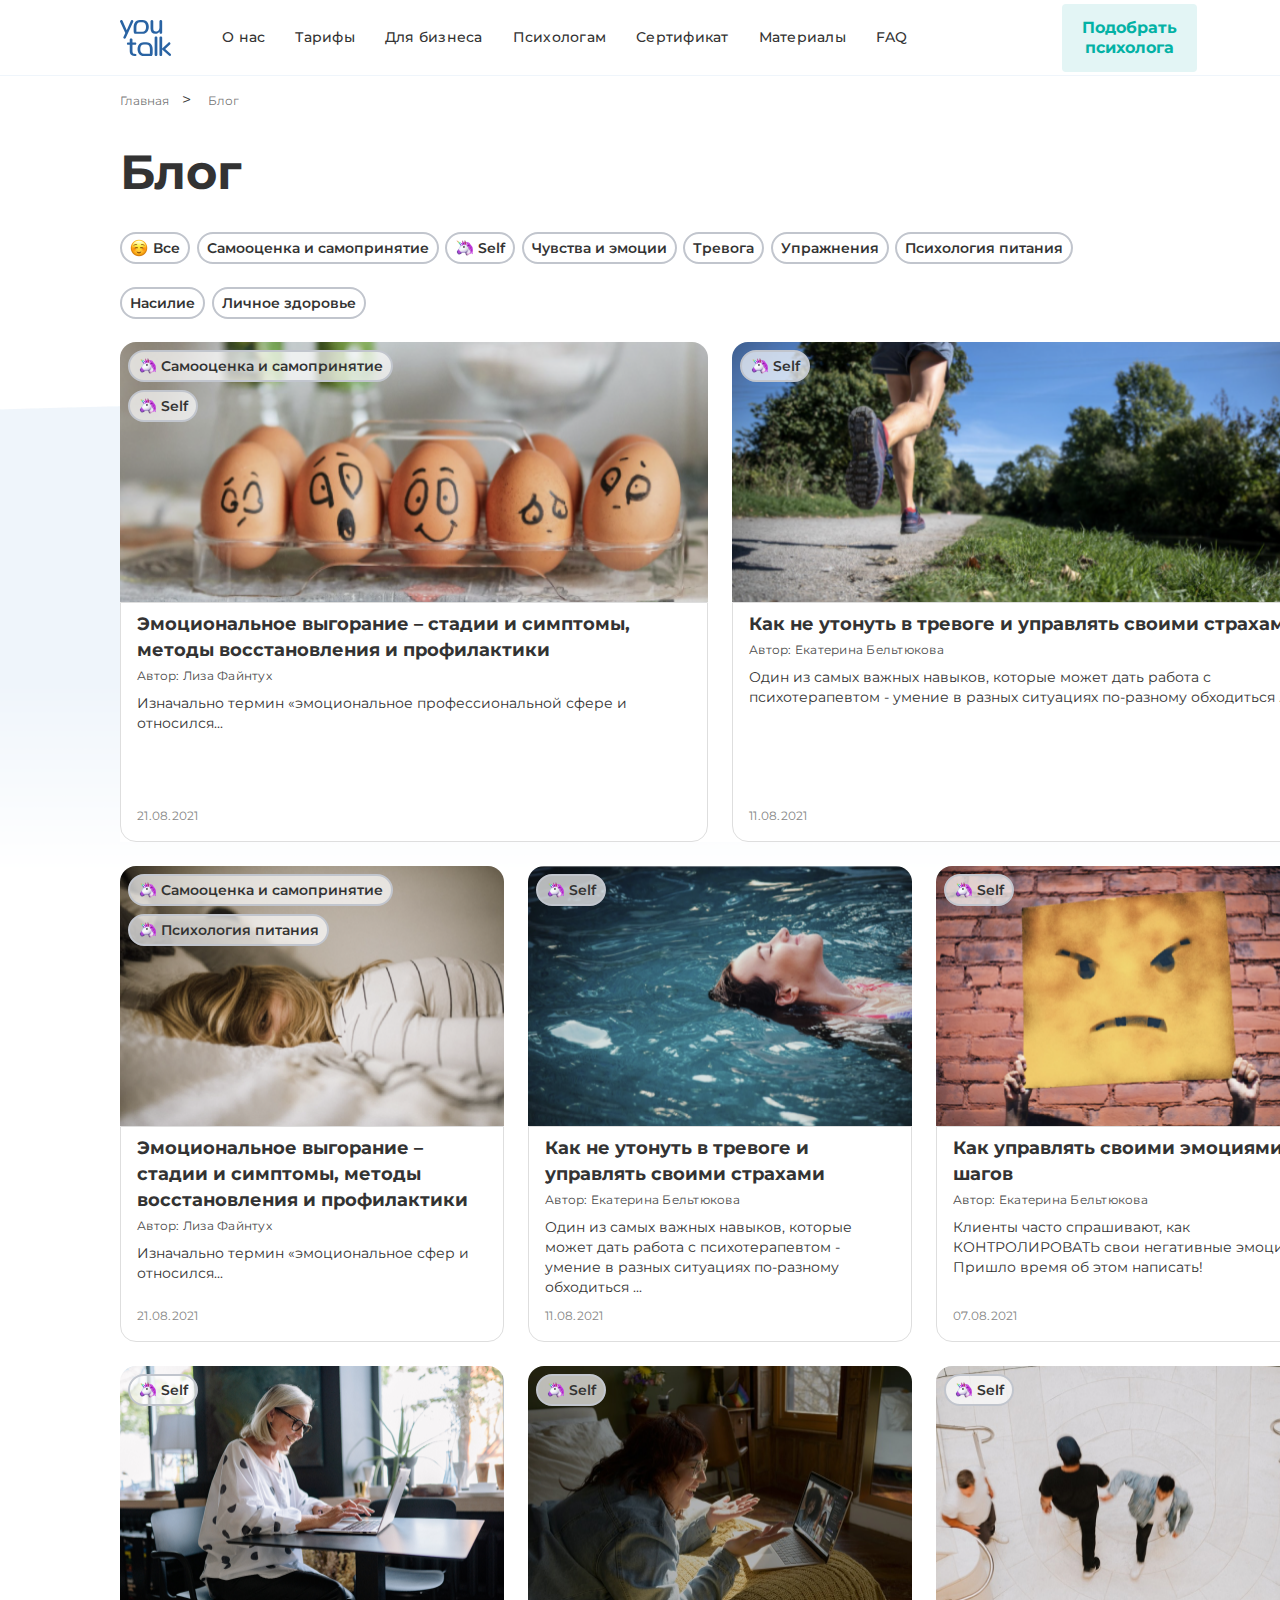
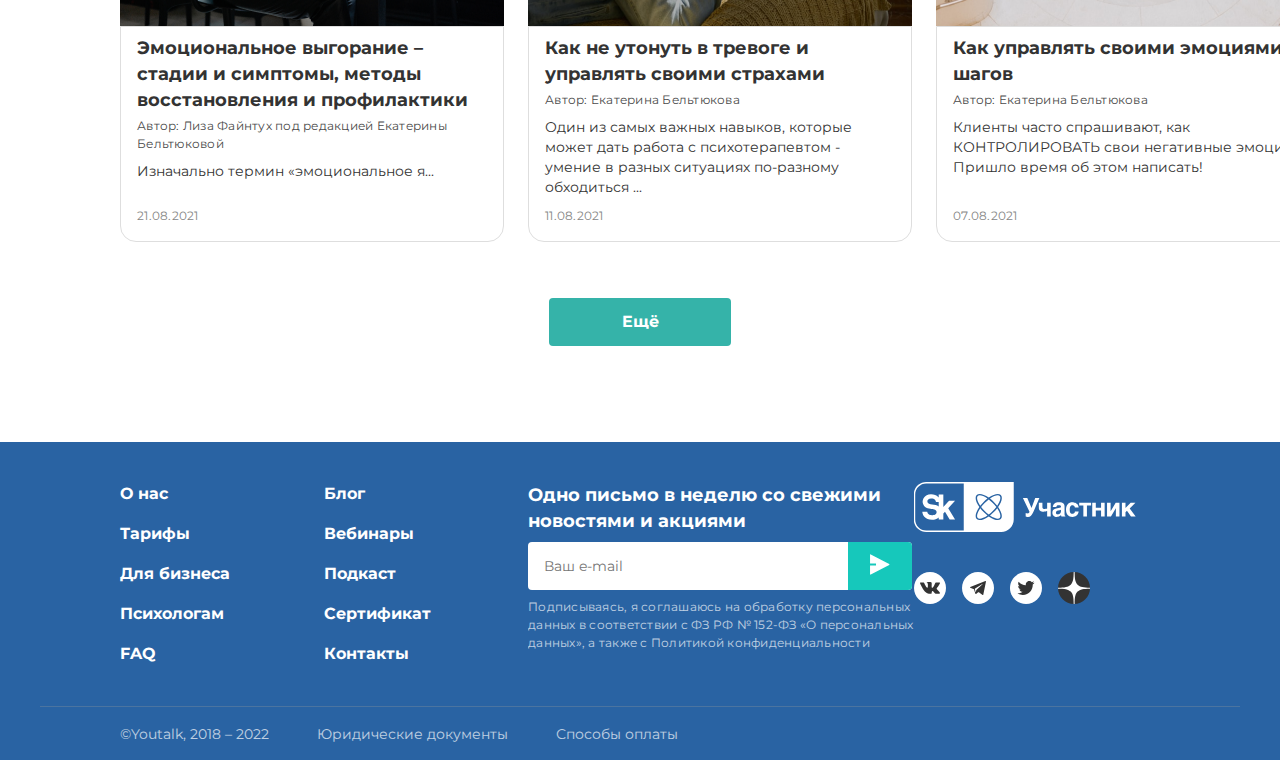
<file: index.html>
<!DOCTYPE html>
<html lang="en">
<head>
    <meta charset="UTF-8">
    <meta http-equiv="X-UA-Compatible" content="IE=edge">
    <meta name="viewport" content="width=device-width, initial-scale=1.0">
    <link rel="stylesheet" href="css/reset.css">
    <link rel="stylesheet" href="css/style.css">
    <link rel="preconnect" href="https://fonts.googleapis.com">
    <title>blog</title>
</head>
<body>
    <!--SVG-->
    <svg style="display: none;">
            <symbol id="VK" viewBox="0 0 32 32">
                <g>
                    <path d="M0 16C0 7.16343 7.16343 0 16 0C24.8366 0 32 7.16343 32 16C32 24.8366 24.8366 32 16 32C7.16343 32 0 24.8366 0 16Z" fill="white"/>
                    <path d="M25.8217 20.5411C25.768 20.4479 25.4355 19.6996 23.8353 18.1615C22.1602 16.551 22.3852 16.8125 24.4029 14.0277C25.6317 12.3318 26.123 11.296 25.9692 10.8533C25.823 10.4312 24.9192 10.5426 24.9192 10.5426L21.9139 10.5607C21.9139 10.5607 21.6914 10.5296 21.5252 10.6319C21.3639 10.7329 21.2601 10.9659 21.2601 10.9659C21.2601 10.9659 20.7839 12.2787 20.1488 13.3947C18.81 15.7496 18.2737 15.8739 18.0549 15.7276C17.5461 15.3871 17.6736 14.3579 17.6736 13.6277C17.6736 11.3452 18.0074 10.3937 17.0223 10.1477C16.6948 10.0661 16.4548 10.0118 15.6185 10.0027C14.5459 9.99105 13.6371 10.0066 13.1233 10.2668C12.7808 10.4403 12.517 10.8274 12.6783 10.8494C12.877 10.8766 13.3271 10.975 13.5658 11.3116C13.8746 11.7453 13.8634 12.7214 13.8634 12.7214C13.8634 12.7214 14.0409 15.4078 13.4496 15.7418C13.0433 15.971 12.487 15.5036 11.2932 13.3662C10.6819 12.2722 10.2193 11.0617 10.2193 11.0617C10.2193 11.0617 10.1306 10.8364 9.97182 10.716C9.77931 10.5698 9.50929 10.5231 9.50929 10.5231L6.65158 10.5413C6.65158 10.5413 6.2228 10.5542 6.06528 10.7471C5.92527 10.9193 6.05403 11.274 6.05403 11.274C6.05403 11.274 8.2917 16.6947 10.8244 19.4277C13.1483 21.9328 15.786 21.7684 15.786 21.7684H16.9811C16.9811 21.7684 17.3424 21.727 17.5261 21.5211C17.6961 21.3321 17.6899 20.9774 17.6899 20.9774C17.6899 20.9774 17.6661 19.3163 18.4112 19.0717C19.145 18.8309 20.0876 20.677 21.0864 21.3878C21.8414 21.925 22.4152 21.8072 22.4152 21.8072L25.0867 21.7684C25.0867 21.7684 26.4843 21.6791 25.8217 20.5411Z"/>
                </g>
                
            </symbol>
            <symbol id="telegram" viewBox="0 0 32 32">
                <g>
                    <path d="M0 16C0 7.16343 7.16343 0 16 0C24.8366 0 32 7.16343 32 16C32 24.8366 24.8366 32 16 32C7.16343 32 0 24.8366 0 16Z" fill="white"/>
                    <path d="M8.28261 15.7694L11.9693 17.1638L13.3963 21.8146C13.4876 22.1125 13.847 22.2226 14.0856 22.0249L16.1406 20.3271C16.3561 20.1492 16.6629 20.1404 16.888 20.306L20.5946 23.0331C20.8498 23.2211 21.2113 23.0794 21.2753 22.7669L23.9906 9.53073C24.0604 9.18936 23.7295 8.90457 23.4087 9.03029L8.27829 14.9455C7.9049 15.0914 7.90815 15.6272 8.28261 15.7694ZM13.1663 16.4215L20.3716 11.9242C20.5011 11.8437 20.6343 12.0211 20.5231 12.1256L14.5767 17.7273C14.3677 17.9245 14.2329 18.1883 14.1947 18.4747L13.9921 19.996C13.9653 20.1991 13.6837 20.2193 13.6284 20.0227L12.8494 17.2486C12.7602 16.9322 12.8902 16.5943 13.1663 16.4215Z"/>
                </g>
            </symbol>
            <symbol id="twitter" viewBox="0 0 32 32">
                <g>
                    <path d="M0 16C0 7.16343 7.16343 0 16 0C24.8366 0 32 7.16343 32 16C32 24.8366 24.8366 32 16 32C7.16343 32 0 24.8366 0 16Z" fill="white"/>
                    <path d="M24.4702 10.7133C23.834 10.9947 23.1593 11.1795 22.4685 11.2616C23.1967 10.8261 23.7416 10.1408 24.0019 9.33327C23.3185 9.73994 22.5694 10.0249 21.7885 10.1791C21.264 9.61792 20.5688 9.24574 19.811 9.12043C19.0532 8.99511 18.2752 9.12368 17.5979 9.48615C16.9207 9.84862 16.3822 10.4247 16.0661 11.1248C15.7501 11.8249 15.6742 12.6098 15.8502 13.3574C14.4645 13.288 13.1088 12.9279 11.8713 12.3005C10.6337 11.6731 9.54198 10.7925 8.66687 9.71577C8.35712 10.2478 8.19434 10.8526 8.19521 11.4683C8.19521 12.6766 8.81021 13.7441 9.74521 14.3691C9.19188 14.3517 8.65074 14.2023 8.16688 13.9333V13.9766C8.16704 14.7814 8.44552 15.5613 8.95508 16.1842C9.46465 16.807 10.1739 17.2345 10.9627 17.3941C10.4491 17.5333 9.91046 17.5538 9.38771 17.4541C9.6101 18.1468 10.0435 18.7526 10.6274 19.1867C11.2112 19.6208 11.9161 19.8614 12.6435 19.8749C11.9206 20.4427 11.0929 20.8624 10.2076 21.1101C9.32236 21.3577 8.39698 21.4285 7.48438 21.3183C9.07746 22.3428 10.932 22.8867 12.826 22.8849C19.2369 22.8849 22.7427 17.5741 22.7427 12.9683C22.7427 12.8183 22.7385 12.6666 22.7319 12.5183C23.4143 12.0251 24.0032 11.4141 24.471 10.7141L24.4702 10.7133Z"/>
                </g>
            </symbol>
            <symbol id="dzen" viewBox="0 0 32 32">
                <g>
                    <path d="M0 16C0 7.16343 7.16343 0 16 0C24.8366 0 32 7.16343 32 16C32 24.8366 24.8366 32 16 32C7.16343 32 0 24.8366 0 16Z"/>
                    <path fill-rule="evenodd" clip-rule="evenodd" d="M15.6762 0C15.6006 6.58251 15.1702 10.2664 12.7183 12.7183C10.2664 15.1702 6.58251 15.6006 0 15.6762V16.6315C6.58251 16.707 10.2664 17.1375 12.7183 19.5894C15.1317 22.0028 15.5866 25.6099 15.6724 32H16.6353C16.721 25.6099 17.1759 22.0028 19.5894 19.5894C22.0028 17.1759 25.6099 16.721 32 16.6353V15.6723C25.6099 15.5866 22.0028 15.1317 19.5894 12.7183C17.1375 10.2664 16.707 6.58251 16.6315 0H15.6762Z" fill="white"/>
                </g>
            </symbol>
    </svg>
    <div class="app" id="app">
        <header class="app__header">
            <div class="container">
                <div class="header__inner">
                    <div class="header__logo">
                        <img src="img/Logo.svg" alt="logo">
                    </div>
                    <nav class="header__nav">
                        <ul class="header__nav-list">
                            <li class="header__nav-item">
                                <a href="#about" class="header__nav-link">
                                    О нас
                                </a>
                            </li>
                            <li class="header__nav-item">
                                <a href="#tarif" class="header__nav-link">
                                    Тарифы
                                </a>
                            </li>
                            <li class="header__nav-item">
                                <a href="#business" class="header__nav-link">
                                    Для бизнеса
                                </a>
                            </li>
                            <li class="header__nav-item">
                                <a href="#psych" class="header__nav-link">
                                    Психологам
                                </a>
                            </li>
                            <li class="header__nav-item">
                                <a href="#certificate" class="header__nav-link">
                                    Сертификат
                                </a>
                            </li>
                            <li class="header__nav-item">
                                <a href="#material" class="header__nav-link">
                                    Материалы
                                </a>
                            </li>
                            <li class="header__nav-item">
                                <a href="#FAQ" class="header__nav-link">
                                    FAQ
                                </a>
                            </li>
                        </ul>
                    </nav>   
                    <button class="header__button">
                        Подобрать психолога
                    </button>
                    <div class="header__burger">
                        <span></span>
                    </div>
                </div>
            </div>
        </header>
        <main class="app__main">  
            <div class="container">
                <div class="main__inner">
                    <section class="main__top">
                        <div class="top__choice">
                            <a href="#" class="choice__nav-link">
                                Главная
                            </a>
                            <span class="tab">&#62</span>
                            <a href="#" class="choice__nav-link">
                                Блог
                            </a>
                        </div>
                        <div class="top__blok">
                            <h1 class="blok__title">Блог</h1>
                            <nav class="blok__nav">
                                <ul class="blok__nav-list">
                                    <li class="blok__nav-item">
                                        <img class="blok__img" src="img/Smile.svg" alt="Smile" width="18" height="18">
                                        <a href="#all" class="blok__nav-link">
                                            Все
                                        </a>
                                    </li>
                                    <li class="blok__nav-item">
                                        <a href="#self-rating" class="blok__nav-link">
                                            Самооценка и самопринятие
                                        </a>
                                    </li>
                                    <li class="blok__nav-item">
                                        <img class="blok__img" src="img/Unicorn.svg" alt="Unicorn" width="18" height="18">
                                        <a href="#self" class="blok__nav-link">
                                            Self
                                        </a>
                                    </li>
                                    <li class="blok__nav-item">
                                        <a href="#feelings" class="blok__nav-link">
                                            Чувства и эмоции
                                        </a>
                                    </li>
                                    <li class="blok__nav-item">
                                        <a href="#anxiety" class="blok__nav-link">
                                            Тревога
                                        </a>
                                    </li>
                                    <li class="blok__nav-item">
                                        <a href="#exercises" class="blok__nav-link">
                                            Упражнения
                                        </a>
                                    </li>
                                    <li class="blok__nav-item">
                                        <a href="#food" class="blok__nav-link">
                                            Психология питания
                                        </a>
                                    </li>
                                    <li class="blok__nav-item">
                                        <a href="#violence" class="blok__nav-link">
                                            Насилие
                                        </a>
                                    </li>
                                    <li class="blok__nav-item">
                                        <a href="#health" class="blok__nav-link">
                                            Личное здоровье
                                        </a>
                                    </li>
                                </ul> 
                            </nav>
                        </div>
                    </section>
                    <section class="main__middle-big">
                        <div class="middle__item">
                            <div class="middle__img">
                                <img  src="img/Image1.png" alt="Image1" width="588" height="260">
                                <div class="middle__text">
                                    <div class="middle__nav-text">
                                        <img class="middle__nav-img" src="img/Unicorn.svg" alt="Unicorn" width="18" height="18">
                                        <a href="#self" class="middle__nav-link">
                                            Самооценка и самопринятие
                                        </a>
                                    </div>
                                    <br>
                                    <div class="middle__nav-text">
                                        <img class="middle__nav-img" src="img/Unicorn.svg" alt="Unicorn" width="18" height="18">
                                        <a href="#self" class="middle__nav-link">
                                            Self
                                        </a>
                                    </div>
                                </div>                          
                            </div>
                            <div class="middle__description">
                                <div class="description__title"><a href="">Эмоциональное выгорание – стадии и симптомы, методы восстановления и профилактики</a></div>
                                <div class="description__author">Автор: Лиза Файнтух</div>
                                <div class="description__text">Изначально термин «эмоциональное профессиональной сфере и относился...</div>  
                                <div class="description__date">21.08.2021</div> 
                            </div>
                        </div>
                        <div class="middle__item">
                            <div class="middle__img">
                                <img class="middle__img" src="img/Image2.png" alt="Image2" width="588" height="260">
                                <div class="middle__text">
                                    <div class="middle__nav-text">
                                        <img class="middle__nav-img" src="img/Unicorn.svg" alt="Unicorn" width="18" height="18">
                                        <a href="#self" class="middle__nav-link">
                                            Self
                                        </a>
                                    </div>
                                </div>  
                            </div>
                            <div class="middle__description">
                                <div class="description__title"><a href="">Как не утонуть в тревоге и управлять своими страхами</a> </div>
                                <div class="description__author">Автор: Екатерина Бельтюкова</div>
                                <div class="description__text">Один из самых важных навыков, которые может дать работа с психотерапевтом - умение в разных ситуациях по-разному обходиться ...</div>  
                                <div class="description__date">11.08.2021</div> 
                            </div>
                        </div>
                    </section>
                    <section class="main__middle">
                        <div class="middle__item">
                            <div class="middle__img">
                                <img src="img/Image3.png" alt="Image3" width="384" height="260">
                                <div class="middle__text">
                                    <div class="middle__nav-text">
                                        <img class="middle__nav-img" src="img/Unicorn.svg" alt="Unicorn" width="18" height="18">
                                        <a href="#self" class="middle__nav-link">
                                            Самооценка и самопринятие
                                        </a>
                                    </div>
                                    <br>
                                    <div class="middle__nav-text">
                                        <img class="middle__nav-img" src="img/Unicorn.svg" alt="Unicorn" width="18" height="18">
                                        <a href="#self" class="middle__nav-link">
                                            Психология питания
                                        </a>
                                    </div>
                                </div>
                            </div>
                            <div class="middle__description-small">
                                <div class="description__title"><a href=""> Эмоциональное выгорание – стадии и симптомы, методы восстановления и профилактики</a></div>
                                <div class="description__author">Автор: Лиза Файнтух</div>
                                <div class="description__text">Изначально термин «эмоциональное сфер и относился...</div>  
                                <div class="description__date">21.08.2021</div> 
                            </div>
                        </div>
                        <div class="middle__item">
                            <div class="middle__img">
                                <img src="img/Image4.png" alt="Image4" width="384" height="260">
                                <div class="middle__text">
                                    <div class="middle__nav-text">
                                        <img class="middle__nav-img" src="img/Unicorn.svg" alt="Unicorn" width="18" height="18">
                                        <a href="#self" class="middle__nav-link">
                                            Self
                                        </a>
                                    </div>
                                </div> 
                            </div>
                            <div class="middle__description-small">
                                <div class="description__title"><a href="article.html"> Как не утонуть в тревоге и управлять своими страхами</a></div>
                                <div class="description__author">Автор: Екатерина Бельтюкова</div>
                                <div class="description__text">Один из самых важных навыков, которые может дать работа с психотерапевтом - умение в разных ситуациях по-разному обходиться ...</div>  
                                <div class="description__date">11.08.2021</div> 
                            </div>
                        </div>
                        <div class="middle__item">
                            <div class="middle__img">
                                <img src="img/Image5.png" alt="Image5" width="384" height="260">
                                <div class="middle__text">
                                    <div class="middle__nav-text">
                                        <img class="middle__nav-img" src="img/Unicorn.svg" alt="Unicorn" width="18" height="18">
                                        <a href="#self" class="middle__nav-link">
                                            Self
                                        </a>
                                    </div>
                                </div> 
                            </div>
                            <div class="middle__description-small">
                                <div class="description__title"><a href="">Как управлять своими эмоциями:8 шагов</a></div>
                                <div class="description__author">Автор: Екатерина Бельтюкова</div>
                                <div class="description__text">Клиенты часто спрашивают, как КОНТРОЛИРОВАТЬ свои негативные эмоции. Пришло время об этом написать!</div>  
                                <div class="description__date">07.08.2021</div> 
                            </div>
                        </div>
                        <div class="middle__item">
                            <div class="middle__img">
                                <img src="img/Image6.png" alt="Image6" width="384" height="260">
                                <div class="middle__text">
                                    <div class="middle__nav-text">
                                        <img class="middle__nav-img" src="img/Unicorn.svg" alt="Unicorn" width="18" height="18">
                                        <a href="#self" class="middle__nav-link">
                                            Self
                                        </a>                
                                    </div>
                                </div> 
                            </div>
                            <div class="middle__description-small">
                                <div class="description__title"><a href="">Эмоциональное выгорание – стадии и симптомы, методы восстановления и профилактики</a></div>
                                <div class="description__author">Автор: Лиза Файнтух под редакцией  Екатерины Бельтюковой</div>
                                <div class="description__text">Изначально термин «эмоциональное я...</div> 
                                <div class="description__date">21.08.2021</div> 
                            </div>
                        </div>
                        <div class="middle__item">
                            <div class="middle__img">
                                <img src="img/Image7.png" alt="Image7" width="384" height="260">
                                <div class="middle__text">
                                    <div class="middle__nav-text">
                                        <img class="middle__nav-img" src="img/Unicorn.svg" alt="Unicorn" width="18" height="18">
                                        <a href="#self" class="middle__nav-link">
                                            Self
                                        </a>
                                    </div>
                                </div> 
                            </div>
                            <div class="middle__description-small">
                                <div class="description__title"><a href=""> Как не утонуть в тревоге и управлять своими страхами</a></div>
                                <div class="description__author">Автор: Екатерина Бельтюкова</div>
                                <div class="description__text">Один из самых важных навыков, которые может дать работа с психотерапевтом - умение в разных ситуациях по-разному обходиться ...</div>  
                                <div class="description__date">11.08.2021</div> 
                            </div>
                        </div>
                        <div class="middle__item">
                            <div class="middle__img">
                                <img src="img/Image8.png" alt="Image8" width="384" height="260">
                                <div class="middle__text">
                                    <div class="middle__nav-text">
                                        <img class="middle__nav-img" src="img/Unicorn.svg" alt="Unicorn" width="18" height="18">
                                        <a href="#self" class="middle__nav-link">
                                            Self
                                        </a>
                                    </div>
                                </div> 
                            </div>
                            <div class="middle__description-small">
                                <div class="description__title"><a href=""> Как управлять своими эмоциями:8 шагов</a></div>
                                <div class="description__author">Автор: Екатерина Бельтюкова</div>
                                <div class="description__text">Клиенты часто спрашивают, как КОНТРОЛИРОВАТЬ свои негативные эмоции. Пришло время об этом написать!</div>  
                                <div class="description__date">07.08.2021</div> 
                            </div>
                        </div>
                    </section>
                    <button class="main__button">
                        Eщё
                    </button>
                </div>
            </div>
        </main>
        <footer class="app__footer">
            <div class="container footer__container">
                <div class="footer__inner">
                    <section class="footer__nav-blok">
                        <nav class="footer__nav">
                            <ul class="footer__nav-list">
                                <li class="footer__nav-item">
                                    <a href="#about" class="footer__nav-link">
                                        О нас
                                    </a>
                                </li>
                                <li class="footer__nav-item">
                                    <a href="#tarif" class="footer__nav-link">
                                        Тарифы
                                    </a>
                                </li>
                                <li class="footer__nav-item">
                                    <a href="#business" class="footer__nav-link">
                                        Для бизнеса
                                    </a>
                                </li>
                                <li class="footer__nav-item">
                                    <a href="#psych" class="footer__nav-link">
                                        Психологам
                                    </a>
                                </li>
                                <li class="footer__nav-item">
                                    <a href="#FAQ" class="footer__nav-link">
                                        FAQ
                                    </a>
                                </li>
                            </ul>
                        </nav> 
                        <nav class="footer__nav">
                            <ul class="footer__nav-list">
                                <li class="footer__nav-item">
                                    <a href="#blog" class="footer__nav-link">
                                        Блог
                                    </a>
                                </li>
                                <li class="footer__nav-item">
                                    <a href="#цebinar" class="footer__nav-link">
                                        Вебинары
                                    </a>
                                </li>
                                <li class="footer__nav-item">
                                    <a href="#зodcast" class="footer__nav-link">
                                        Подкаст
                                    </a>
                                </li>
                                <li class="footer__nav-item">
                                    <a href="#сertificate" class="footer__nav-link">
                                        Сертификат
                                    </a>
                                </li>
                                <li class="footer__nav-item">
                                    <a href="#сontact" class="footer__nav-link">
                                        Контакты
                                    </a>
                                </li>
                            </ul>
                        </nav> 
                    </section>
                    <section class="footer__сonnection">
                        <div class="сonnection__title">Одно письмо в неделю со свежими новостями и акциями</div>
                        <div class="form">
                            <input class="form__input" type="email" placeholder="Ваш e-mail">
                            </input>
                            <button class="form__button">
                                <a href="/">
                                    <img src="img/Button.svg" alt="button" width="19.46px" height="21.31px">
                                </a>
                            </button>
                        </div>
                        <div class="сonnection__subtitle">Подписываясь, я соглашаюсь на обработку персональных данных в соответствии с ФЗ РФ № 152-ФЗ «О персональных данных», а также с Политикой конфиденциальности</div>
                    </section>
                    <section class="footer__partner-icon">
                        <div class="footer__partner">
                            <img class="partner-logo" src="img/partner-logo.svg" alt="partner-logo">
                            <img class="partner-img" src="img/partner.svg" alt="partner">
                        </div>
                        <div class="footer__icons">
                            <ul class="footer__menu">
                                <li class="footer__menu-list">
                                    <a href="/" class="footer__menu-item">
                                        <svg> 
                                            <use xlink:href="#VK"></use>
                                        </svg>
                                    </a>
                                </li>
                                <li class="footer__menu-list">
                                    <a href="/" class="footer__menu-item">
                                        <svg> 
                                            <use xlink:href="#telegram"></use>
                                        </svg>
                                    </a>
                                </li>
                                <li class="footer__menu-list">
                                    <a href="/" class="footer__menu-item">
                                        <svg> 
                                            <use xlink:href="#twitter"></use>
                                        </svg>
                                    </a>
                                </li>
                                <li class="footer__menu-list">
                                    <a href="/" class="footer__menu-item">
                                        <svg> 
                                            <use xlink:href="#dzen"></use>
                                        </svg>
                                    </a>
                                </li>
                            </ul>
                        </div>
                    </section>
                </div>
                <span></span>
                <div class="footer__copyright">
                    <div>©Youtalk, 2018 – 2022</div>
                    <div>Юридические документы</div>
                    <div>Способы оплаты</div>
                </div>
            </div>
        </footer>
    </div>
    <script type="text/javascript" src="../js/app.js"></script>
</body>
</html>
</file>
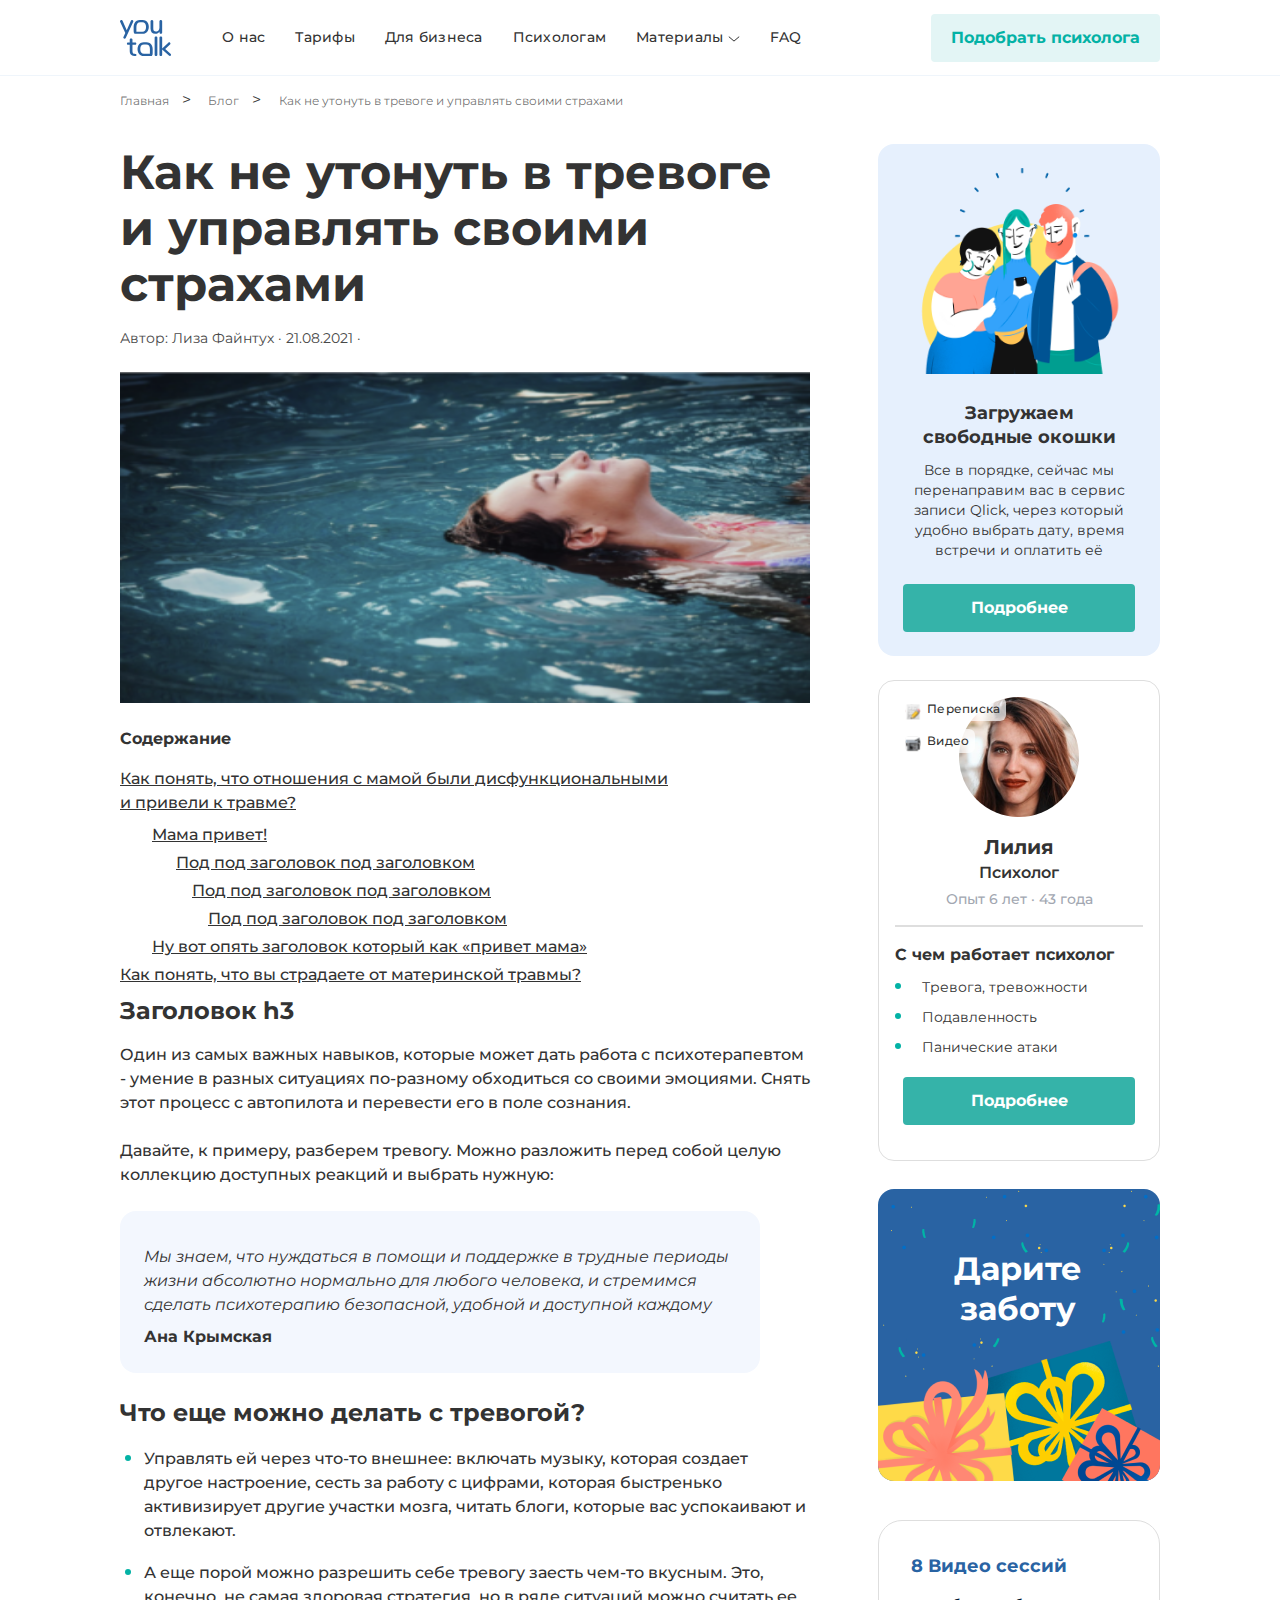
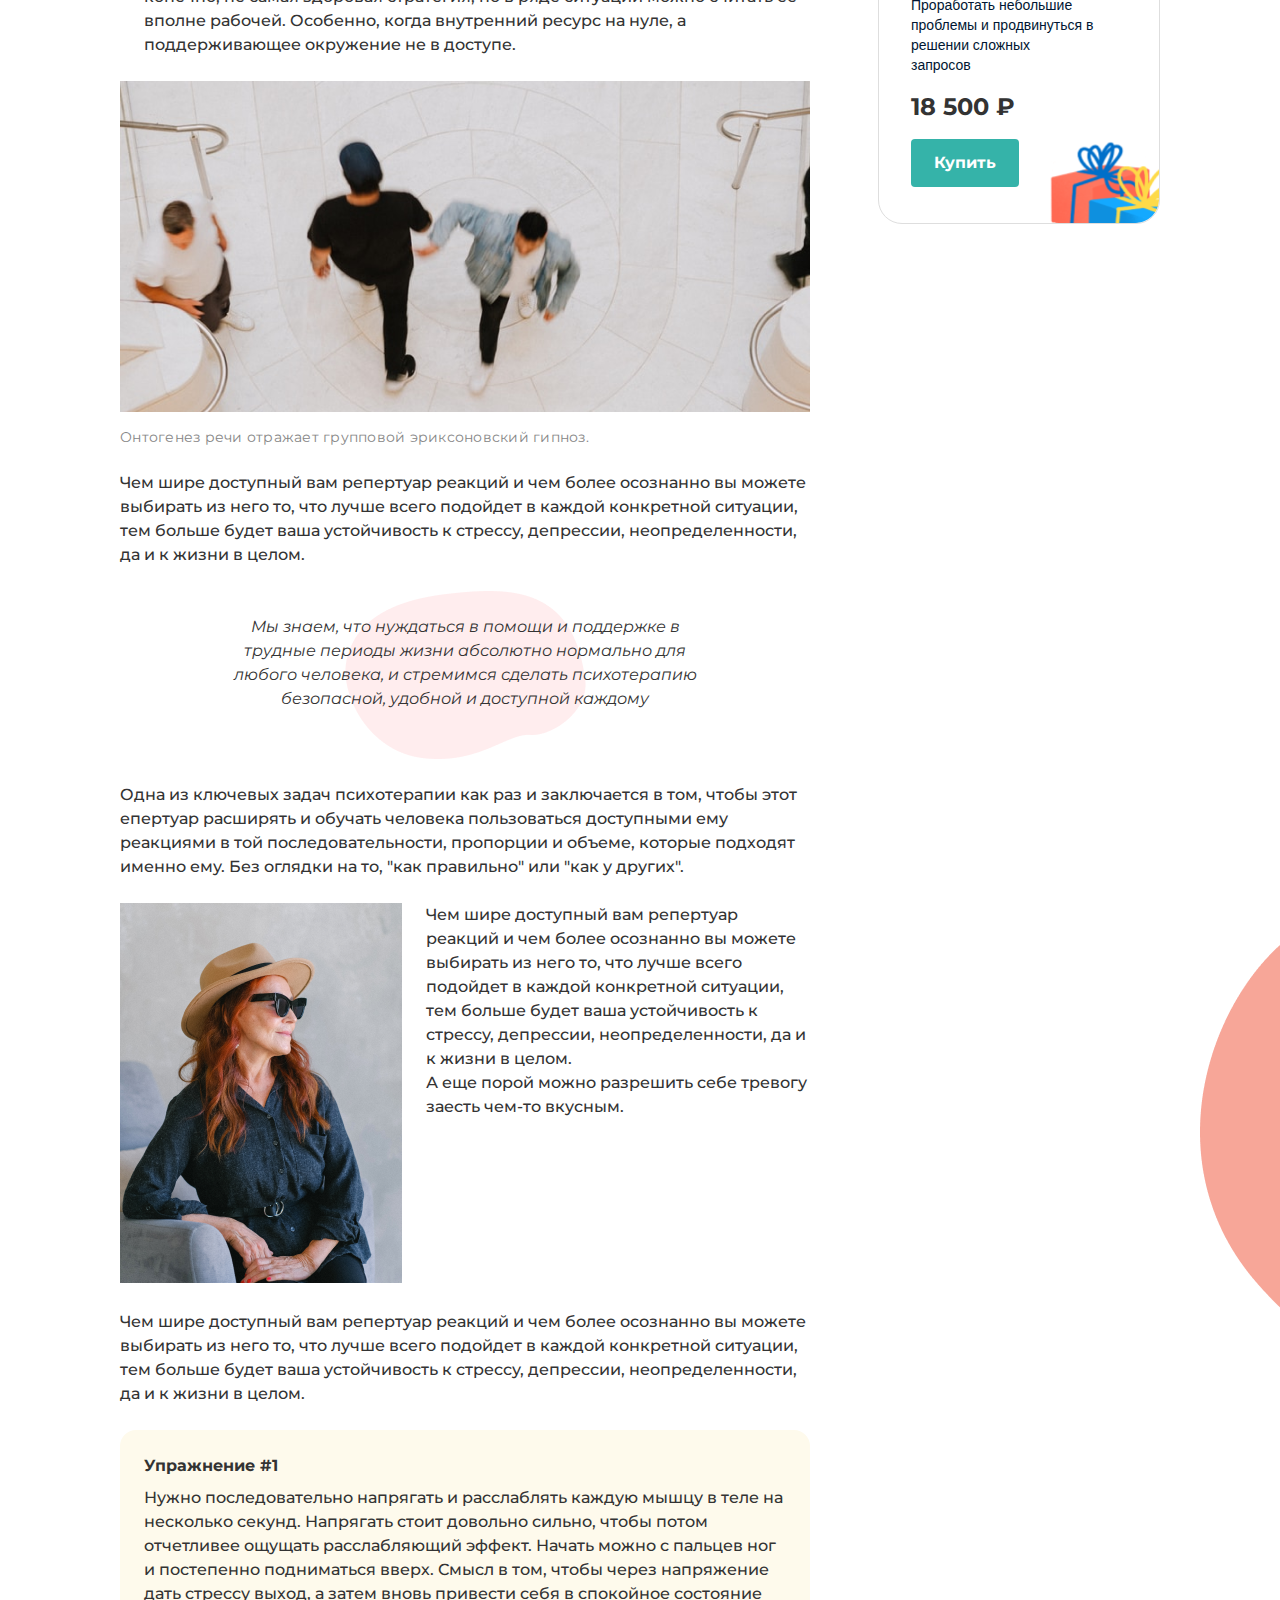
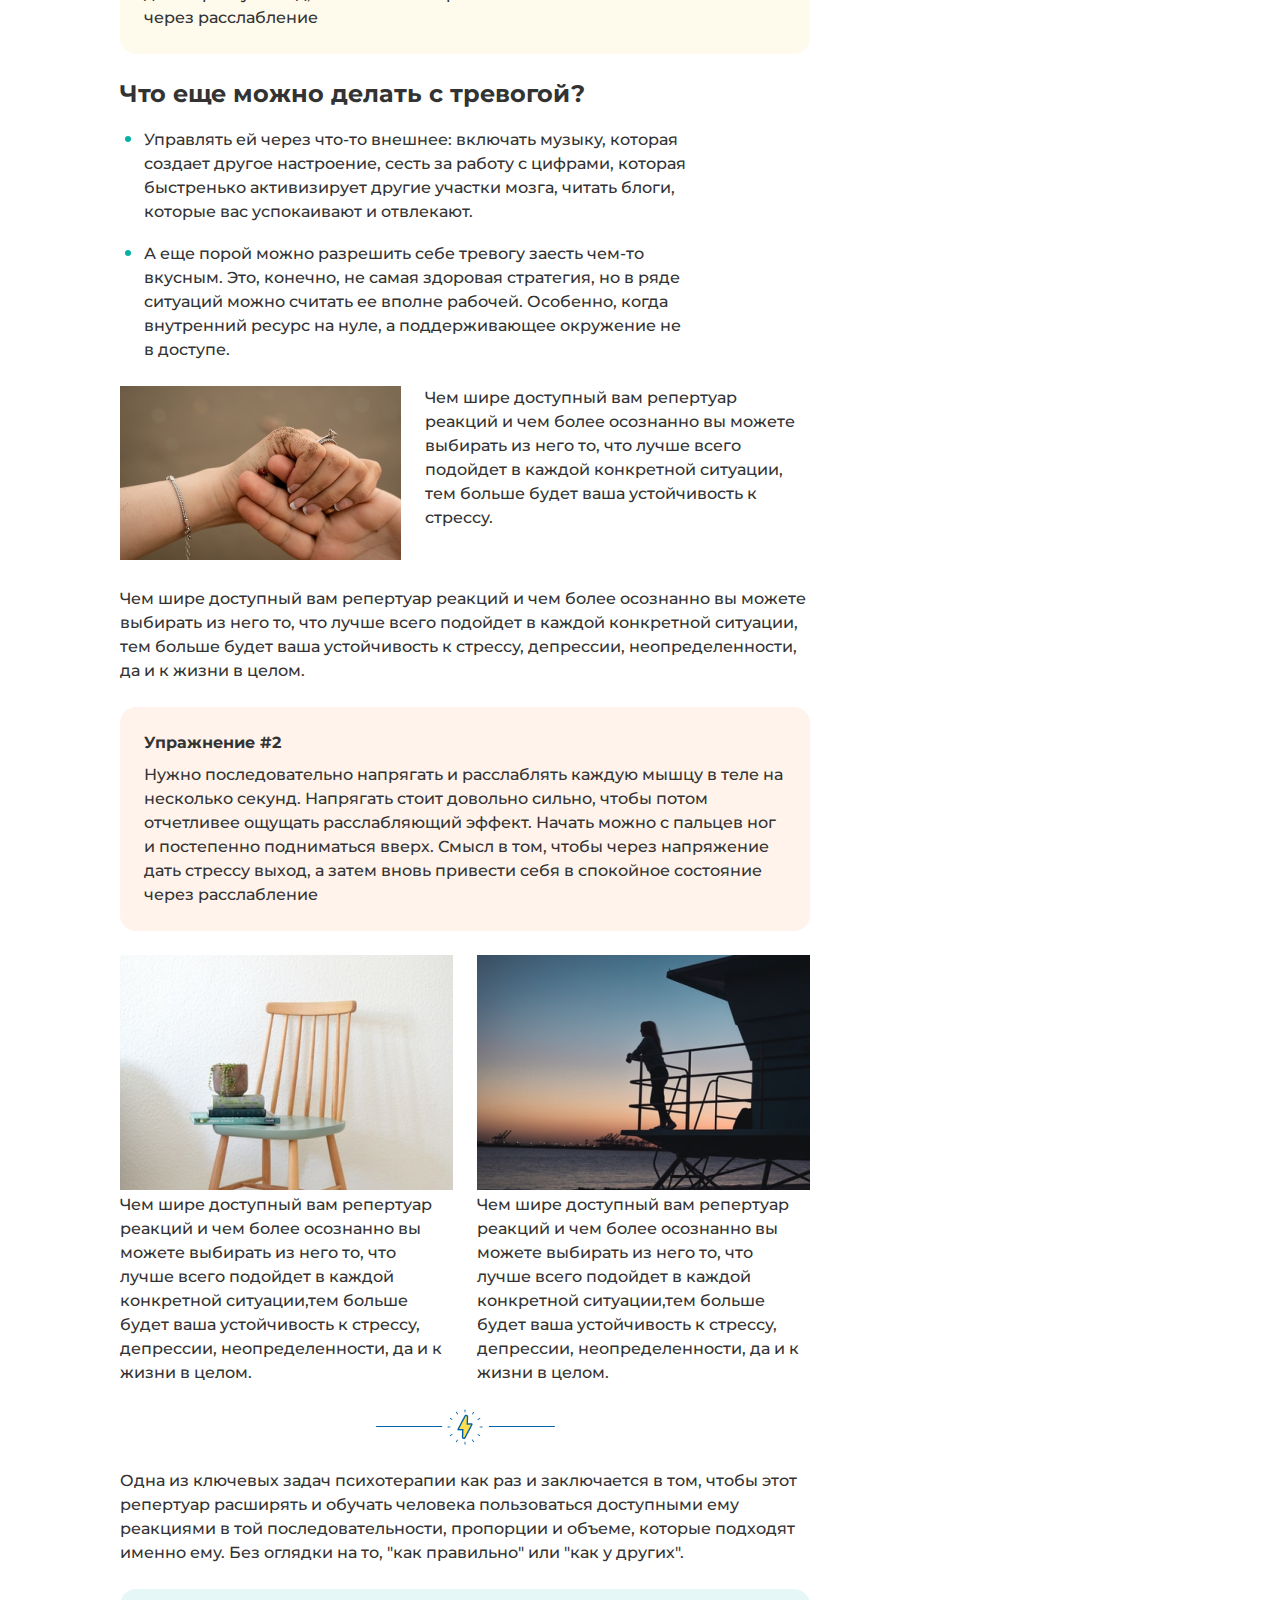
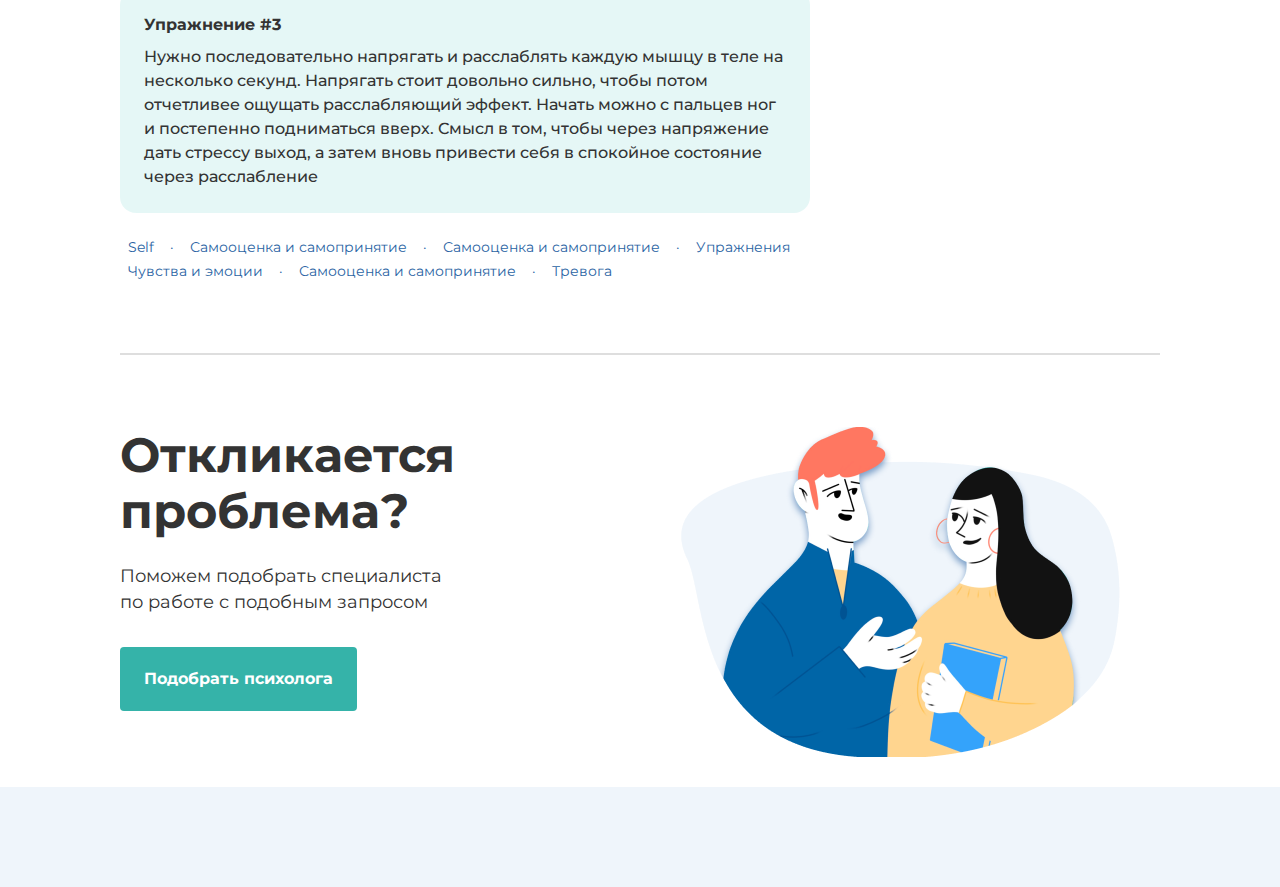
<file: article.html>
<!DOCTYPE html>
<html lang="en">
<head>
    <meta charset="UTF-8">
    <meta http-equiv="X-UA-Compatible" content="IE=edge">
    <meta name="viewport" content="width=device-width, initial-scale=1.0">
    <link rel="stylesheet" href="css/reset.css">
    <link rel="stylesheet" href="css/style2.css">
    <link rel="preconnect" href="https://fonts.googleapis.com">
    <title>article</title>
</head>
<body>
    <!--SVG-->
    <svg style="display: none;">Содержание
            <symbol id="VK" viewBox="0 0 32 32">
                <g>
                    <path d="M0 16C0 7.16343 7.16343 0 16 0C24.8366 0 32 7.16343 32 16C32 24.8366 24.8366 32 16 32C7.16343 32 0 24.8366 0 16Z" fill="white"/>
                    <path d="M25.8217 20.5411C25.768 20.4479 25.4355 19.6996 23.8353 18.1615C22.1602 16.551 22.3852 16.8125 24.4029 14.0277C25.6317 12.3318 26.123 11.296 25.9692 10.8533C25.823 10.4312 24.9192 10.5426 24.9192 10.5426L21.9139 10.5607C21.9139 10.5607 21.6914 10.5296 21.5252 10.6319C21.3639 10.7329 21.2601 10.9659 21.2601 10.9659C21.2601 10.9659 20.7839 12.2787 20.1488 13.3947C18.81 15.7496 18.2737 15.8739 18.0549 15.7276C17.5461 15.3871 17.6736 14.3579 17.6736 13.6277C17.6736 11.3452 18.0074 10.3937 17.0223 10.1477C16.6948 10.0661 16.4548 10.0118 15.6185 10.0027C14.5459 9.99105 13.6371 10.0066 13.1233 10.2668C12.7808 10.4403 12.517 10.8274 12.6783 10.8494C12.877 10.8766 13.3271 10.975 13.5658 11.3116C13.8746 11.7453 13.8634 12.7214 13.8634 12.7214C13.8634 12.7214 14.0409 15.4078 13.4496 15.7418C13.0433 15.971 12.487 15.5036 11.2932 13.3662C10.6819 12.2722 10.2193 11.0617 10.2193 11.0617C10.2193 11.0617 10.1306 10.8364 9.97182 10.716C9.77931 10.5698 9.50929 10.5231 9.50929 10.5231L6.65158 10.5413C6.65158 10.5413 6.2228 10.5542 6.06528 10.7471C5.92527 10.9193 6.05403 11.274 6.05403 11.274C6.05403 11.274 8.2917 16.6947 10.8244 19.4277C13.1483 21.9328 15.786 21.7684 15.786 21.7684H16.9811C16.9811 21.7684 17.3424 21.727 17.5261 21.5211C17.6961 21.3321 17.6899 20.9774 17.6899 20.9774C17.6899 20.9774 17.6661 19.3163 18.4112 19.0717C19.145 18.8309 20.0876 20.677 21.0864 21.3878C21.8414 21.925 22.4152 21.8072 22.4152 21.8072L25.0867 21.7684C25.0867 21.7684 26.4843 21.6791 25.8217 20.5411Z"/>
                </g>
                
            </symbol>
            <symbol id="telegram" viewBox="0 0 32 32">
                <g>
                    <path d="M0 16C0 7.16343 7.16343 0 16 0C24.8366 0 32 7.16343 32 16C32 24.8366 24.8366 32 16 32C7.16343 32 0 24.8366 0 16Z" fill="white"/>
                    <path d="M8.28261 15.7694L11.9693 17.1638L13.3963 21.8146C13.4876 22.1125 13.847 22.2226 14.0856 22.0249L16.1406 20.3271C16.3561 20.1492 16.6629 20.1404 16.888 20.306L20.5946 23.0331C20.8498 23.2211 21.2113 23.0794 21.2753 22.7669L23.9906 9.53073C24.0604 9.18936 23.7295 8.90457 23.4087 9.03029L8.27829 14.9455C7.9049 15.0914 7.90815 15.6272 8.28261 15.7694ZM13.1663 16.4215L20.3716 11.9242C20.5011 11.8437 20.6343 12.0211 20.5231 12.1256L14.5767 17.7273C14.3677 17.9245 14.2329 18.1883 14.1947 18.4747L13.9921 19.996C13.9653 20.1991 13.6837 20.2193 13.6284 20.0227L12.8494 17.2486C12.7602 16.9322 12.8902 16.5943 13.1663 16.4215Z"/>
                </g>
            </symbol>
            <symbol id="twitter" viewBox="0 0 32 32">
                <g>
                    <path d="M0 16C0 7.16343 7.16343 0 16 0C24.8366 0 32 7.16343 32 16C32 24.8366 24.8366 32 16 32C7.16343 32 0 24.8366 0 16Z" fill="white"/>
                    <path d="M24.4702 10.7133C23.834 10.9947 23.1593 11.1795 22.4685 11.2616C23.1967 10.8261 23.7416 10.1408 24.0019 9.33327C23.3185 9.73994 22.5694 10.0249 21.7885 10.1791C21.264 9.61792 20.5688 9.24574 19.811 9.12043C19.0532 8.99511 18.2752 9.12368 17.5979 9.48615C16.9207 9.84862 16.3822 10.4247 16.0661 11.1248C15.7501 11.8249 15.6742 12.6098 15.8502 13.3574C14.4645 13.288 13.1088 12.9279 11.8713 12.3005C10.6337 11.6731 9.54198 10.7925 8.66687 9.71577C8.35712 10.2478 8.19434 10.8526 8.19521 11.4683C8.19521 12.6766 8.81021 13.7441 9.74521 14.3691C9.19188 14.3517 8.65074 14.2023 8.16688 13.9333V13.9766C8.16704 14.7814 8.44552 15.5613 8.95508 16.1842C9.46465 16.807 10.1739 17.2345 10.9627 17.3941C10.4491 17.5333 9.91046 17.5538 9.38771 17.4541C9.6101 18.1468 10.0435 18.7526 10.6274 19.1867C11.2112 19.6208 11.9161 19.8614 12.6435 19.8749C11.9206 20.4427 11.0929 20.8624 10.2076 21.1101C9.32236 21.3577 8.39698 21.4285 7.48438 21.3183C9.07746 22.3428 10.932 22.8867 12.826 22.8849C19.2369 22.8849 22.7427 17.5741 22.7427 12.9683C22.7427 12.8183 22.7385 12.6666 22.7319 12.5183C23.4143 12.0251 24.0032 11.4141 24.471 10.7141L24.4702 10.7133Z"/>
                </g>
            </symbol>
            <symbol id="dzen" viewBox="0 0 32 32">
                <g>
                    <path d="M0 16C0 7.16343 7.16343 0 16 0C24.8366 0 32 7.16343 32 16C32 24.8366 24.8366 32 16 32C7.16343 32 0 24.8366 0 16Z"/>
                    <path fill-rule="evenodd" clip-rule="evenodd" d="M15.6762 0C15.6006 6.58251 15.1702 10.2664 12.7183 12.7183C10.2664 15.1702 6.58251 15.6006 0 15.6762V16.6315C6.58251 16.707 10.2664 17.1375 12.7183 19.5894C15.1317 22.0028 15.5866 25.6099 15.6724 32H16.6353C16.721 25.6099 17.1759 22.0028 19.5894 19.5894C22.0028 17.1759 25.6099 16.721 32 16.6353V15.6723C25.6099 15.5866 22.0028 15.1317 19.5894 12.7183C17.1375 10.2664 16.707 6.58251 16.6315 0H15.6762Z" fill="white"/>
                </g>
            </symbol>
    </svg>
    <div class="app" id="app">
        <header class="app__header">
            <div class="container">
                <div class="header__inner">
                    <div class="header__inner-item">
                        <div class="header__logo">
                            <img src="img/Logo.svg" alt="logo">
                        </div>
                        <nav class="header__nav">
                            <ul class="header__nav-list">
                                <li class="header__nav-item">
                                    <a href="#about" class="header__nav-link">
                                        О нас
                                    </a>
                                </li>
                                <li class="header__nav-item">
                                    <a href="#tarif" class="header__nav-link">
                                        Тарифы
                                    </a>
                                </li>
                                <li class="header__nav-item">
                                    <a href="#business" class="header__nav-link">
                                        Для бизнеса
                                    </a>
                                </li>
                                <li class="header__nav-item">
                                    <a href="#psych" class="header__nav-link">
                                        Психологам
                                    </a>
                                </li>
                                <li class="header__nav-item hide">
                                    <a href="#certificate" class="header__nav-link">
                                        Сертификаты
                                    </a>
                                </li>
                                <li class="header__nav-item">
                                    <a href="#material" class="header__nav-link">
                                        Материалы <span><img src="img/Material.svg" alt="choiceMaterial"></span>
                                    </a>
                                </li>
                                <li class="header__nav-item">
                                    <a href="#FAQ" class="header__nav-link">
                                        FAQ
                                    </a>
                                </li>
                            </ul>
                        </nav> 
                    </div>
                    <div class="header__button-item">
                        <button class="header__button">
                            Подобрать психолога
                        </button>
                    </div> 
                    <div class="header__burger">
                        <span></span>
                    </div> 
                </div>
            </div>
        </header>
        <main class="app__main">
            <div class="container">
                <div class="main__inner">
                    <section class="main__top">
                        <div class="top__choice">
                            <a href="#" class="choice__nav-link">
                                Главная
                            </a>
                            <span class="tab">&#62</span>
                            <a href="index.html" class="choice__nav-link">
                                Блог
                            </a>
                            <span class="tab">&#62</span>
                            <a href="#" class="choice__nav-link">
                                Как не утонуть в тревоге и управлять своими страхами
                            </a>
                        </div>
                    </section>
                    <section class="main__middle">
                        <section class="section__middle">
                            <div class="middle__description">
                                <div class="description__title">Как не утонуть в тревоге и управлять своими страхами</div>
                                <div class="description__text">Автор: Лиза Файнтух &#183; 21.08.2021 &#183; <span class="Self">Self</span></div>                    
                                <figure class="middle__img">
                                    <img class="middle__picture" src="img/Image4.png" alt="Image4">
                                </figure>
                            </div>
                            <div class="middle__substance">
                                <h1 class="substance">Содержание</h1>
                                <ul class="substance__list">
                                    <li class="substance__item">Как понять, что отношения с мамой были дисфункциональными и привели к травме?</li>
                                        <ul class="substance__list2">
                                            <li class="substance__item item2">Мама привет!</li>
                                                <ul class="substance__list3">
                                                    <li class="substance__item item3">Под под заголовок под заголовком</li> 
                                                        <ul class="substance__list4">
                                                            <li class="substance__item item4">Под под заголовок под заголовком</li>
                                                                <ul class="substance__list5">
                                                                    <li class="substance__item item5">Под под заголовок под заголовком</li>
                                                                </ul>   
                                                        </ul> 
                                                </ul>
                                            <li class="substance__item item2">Ну вот опять заголовок который как «привет мама»</li>
                                        </ul>
                                    <li class="substance__item">Как понять, что вы страдаете от материнской травмы?</li>
                                </ul>
                            </div>
                            <div class="middle__content">
                                <h3 class="content__title">Заголовок h3</h3>
                                <p class="content__text">Один из самых важных навыков, которые может дать работа с психотерапевтом 
                                                        - умение в разных ситуациях по-разному обходиться со своими эмоциями. 
                                                        Снять этот процесс с автопилота и перевести его в поле сознания.
                                </p>
                                <p class="content__text">Давайте, к примеру, разберем тревогу. Можно разложить перед собой целую 
                                                        коллекцию доступных реакций и выбрать нужную:
                                </p>
                                <div class="content__quote">
                                    <blockquote class="content__blockquote">
                                        Мы знаем, что нуждаться в помощи и поддержке в трудные периоды 
                                        жизни абсолютно нормально для любого человека, и стремимся сделать 
                                        психотерапию безопасной, удобной и доступной каждому
                                    </blockquote>
                                    <author  class="content__author">Ана Крымская</author>
                                </div> 
                                <h3 class="content__title">Что еще можно делать с тревогой?</h3>
                                <ul class="content__list">
                                    <li class="content__item">Управлять ей через что-то внешнее: включать музыку, которая создает другое настроение, сесть за работу с цифрами, которая быстренько активизирует другие участки мозга, читать блоги, которые вас успокаивают и отвлекают.</li>
                                    <li class="content__item">А еще порой можно разрешить себе тревогу заесть чем-то вкусным. Это, конечно, не самая здоровая стратегия, но в ряде ситуаций можно считать ее вполне рабочей. Особенно, когда внутренний ресурс на нуле, а поддерживающее окружение не в доступе.</li>
                                </ul> 
                                <figure class="content__img">
                                    <img class="content__picture" src="img/Content1.png" alt="Content1">
                                </figure>
                                <div class="content__img-text">Онтогенез речи отражает групповой эриксоновский гипноз. </div>
                                <p class="content__text">Чем шире доступный вам репертуар реакций и чем более осознанно вы можете 
                                                        выбирать из него то, что лучше всего подойдет в каждой конкретной ситуации, 
                                                        тем больше будет ваша устойчивость к стрессу, депрессии, неопределенности, 
                                                        да и к жизни в целом.
                                </p> 
                                <div class="content__text-background">
                                    <p class="content__text-help">
                                        Мы знаем, что нуждаться в помощи и поддержке в 
                                        трудные периоды жизни абсолютно нормально для 
                                        любого человека, и стремимся сделать психотерапию 
                                        безопасной, удобной и доступной каждому
                                    </p>
                                    <figure class="content__img-background">
                                        <img class="content__background" src="img/background2.png" alt="background2">
                                    </figure>
                                </div>
                                <p class="content__text">Одна из ключевых задач психотерапии как раз и заключается в том, чтобы этот 
                                    епертуар расширять и обучать человека пользоваться доступными ему 
                                    реакциями в той последовательности, пропорции и объеме, которые подходят 
                                    именно ему. Без оглядки на то, "как правильно" или "как у других".
                                </p> 
                                <div class="content__advice">
                                    <figure class="content__advice-img">
                                        <img class="advice-img" src="img/Content2.png" alt="Content2">
                                    </figure>
                                    <p class="content__advice-text">Чем шире доступный вам репертуар 
                                        реакций и чем более осознанно вы можете 
                                         выбирать из него то, что лучше всего 
                                         подойдет в каждой конкретной ситуации, 
                                         тем больше будет ваша устойчивость к 
                                         стрессу, депрессии, неопределенности, да и 
                                         к жизни в целом. <br>
                                        А еще порой можно разрешить себе тревогу 
                                        заесть чем-то вкусным. 
                                    </p> 
                                </div>
                                <p class="content__text">Чем шире доступный вам репертуар реакций и чем более осознанно вы можете 
                                    выбирать из него то, что лучше всего подойдет в каждой конкретной ситуации, 
                                    тем больше будет ваша устойчивость к стрессу, депрессии, неопределенности, 
                                    да и к жизни в целом.
                                </p> 
                                <div class="content__exercise yellow">
                                    <h3 class="exercise__title">Упражнение #1</h3>
                                    <p class="exercise__text">
                                        Нужно последовательно напрягать и расслаблять каждую мышцу в теле на 
                                        несколько секунд. Напрягать стоит довольно сильно, чтобы потом 
                                        отчетливее ощущать расслабляющий эффект. Начать можно с пальцев ног 
                                        и постепенно подниматься вверх. Смысл в том, чтобы через напряжение 
                                        дать стрессу выход, а затем вновь привести себя в спокойное состояние 
                                        через расслабление
                                    </p>
                                </div>
                                <h3 class="content__title">Что еще можно делать с тревогой?</h3>
                                <ul class="content__list list-small">
                                    <li class="content__item">Управлять ей через что-то внешнее: включать музыку, которая создает другое настроение, сесть за работу с цифрами, которая быстренько активизирует другие участки мозга, читать блоги, которые вас успокаивают и отвлекают.</li>
                                    <li class="content__item">А еще порой можно разрешить себе тревогу заесть чем-то вкусным. Это, конечно, не самая здоровая стратегия, но в ряде ситуаций можно считать ее вполне рабочей. Особенно, когда внутренний ресурс на нуле, а поддерживающее окружение не в доступе.</li>
                                </ul> 
                                <div class="content__advice">
                                    <figure class="content__advice-img2">
                                        <img class="advice-img2" src="img/Content3.png" alt="Content3">
                                    </figure>
                                    <p class="content__advice-text">
                                        Чем шире доступный вам репертуар 
                                        реакций и чем более осознанно вы можете 
                                        выбирать из него то, что лучше всего 
                                        подойдет в каждой конкретной ситуации, 
                                        тем больше будет ваша устойчивость к 
                                        стрессу.
                                    </p> 
                                </div>
                                <p class="content__text">Чем шире доступный вам репертуар реакций и чем более осознанно вы можете 
                                    выбирать из него то, что лучше всего подойдет в каждой конкретной ситуации, 
                                    тем больше будет ваша устойчивость к стрессу, депрессии, неопределенности, 
                                    да и к жизни в целом.
                                </p> 
                                <div class="content__exercise orange">
                                    <h3 class="exercise__title">Упражнение #2</h3>
                                    <p class="exercise__text">
                                        Нужно последовательно напрягать и расслаблять каждую мышцу в теле на 
                                        несколько секунд. Напрягать стоит довольно сильно, чтобы потом 
                                        отчетливее ощущать расслабляющий эффект. Начать можно с пальцев ног 
                                        и постепенно подниматься вверх. Смысл в том, чтобы через напряжение 
                                        дать стрессу выход, а затем вновь привести себя в спокойное состояние 
                                        через расслабление
                                    </p>
                                </div>
                                <div class="content__advice-big">
                                    <div class="content__advice-big-item">
                                        <figure class="content__advice-big-img">
                                            <img class="advice-big-img" src="img/Content4.png" alt="Content4">
                                        </figure>
                                        <p class="content__advice-big-text">
                                            Чем шире доступный вам репертуар 
                                            реакций и чем более осознанно вы 
                                            можете выбирать из него то, что лучше 
                                            всего подойдет в каждой конкретной 
                                            ситуации,тем больше будет ваша устойчивость к 
                                            стрессу, депрессии, 
                                            неопределенности, да и к жизни в целом.
                                        </p> 
                                    </div>
                                    <div class="content__advice-big-item">
                                        <figure class="content__advice-big-img">
                                            <img class="advice-big-img" src="img/Content5.png" alt="Content5">
                                        </figure>
                                        <p class="content__advice-big-text">
                                            Чем шире доступный вам репертуар 
                                            реакций и чем более осознанно вы 
                                            можете выбирать из него то, что лучше 
                                            всего подойдет в каждой конкретной 
                                            ситуации,тем больше будет ваша устойчивость к 
                                            стрессу, депрессии, 
                                            неопределенности, да и к жизни в целом.
                                        </p> 
                                    </div>
                                </div>
                                <figure class="content__background3">
                                    <img class="content__img-background3" src="img/background3.png" alt="background3">
                                </figure>
                                <p class="content__text">
                                    Одна из ключевых задач психотерапии как раз и заключается в том, чтобы этот 
                                    репертуар расширять и обучать человека пользоваться доступными ему 
                                    реакциями в той последовательности, пропорции и объеме, которые подходят 
                                    именно ему. Без оглядки на то, "как правильно" или "как у других".
                                </p>
                                <div class="content__exercise green">
                                    <h3 class="exercise__title">Упражнение #3</h3>
                                    <p class="exercise__text">
                                        Нужно последовательно напрягать и расслаблять каждую мышцу в теле на 
                                        несколько секунд. Напрягать стоит довольно сильно, чтобы потом 
                                        отчетливее ощущать расслабляющий эффект. Начать можно с пальцев ног 
                                        и постепенно подниматься вверх. Смысл в том, чтобы через напряжение 
                                        дать стрессу выход, а затем вновь привести себя в спокойное состояние 
                                        через расслабление
                                    </p>
                                </div>
                                <nav class="content__nav">
                                    <ul class="content__nav-list">
                                        <li class="content__nav-item">
                                            <a href="#self" class="content__nav-link">
                                                Self
                                            </a>
                                        </li>
                                        <li class="content__nav-item">
                                            <a href="#self-rating" class="content__nav-link">
                                                &middot;&nbsp;&nbsp;&nbsp;&nbsp;Самооценка и самопринятие
                                            </a>
                                        </li>
                                        <li class="content__nav-item">
                                            <a href="#self-rating" class="content__nav-link">
                                                &middot;&nbsp;&nbsp;&nbsp;&nbsp;Самооценка и самопринятие
                                            </a>
                                        </li>
                                        <li class="content__nav-item">
                                            <a href="#exercises" class="content__nav-link">
                                                &middot;&nbsp;&nbsp;&nbsp;&nbsp;Упражнения
                                            </a>
                                        </li>
                                        <li class="content__nav-item">
                                            <a href="#feelings" class="content__nav-link">
                                                Чувства и эмоции
                                            </a>
                                        </li>
                                        <li class="content__nav-item">
                                            <a href="#self-rating" class="content__nav-link">
                                                &middot;&nbsp;&nbsp;&nbsp;&nbsp;Самооценка и самопринятие
                                            </a>
                                        </li>
                                        <li class="content__nav-item">
                                            <a href="#anxiety" class="content__nav-link">
                                                &middot;&nbsp;&nbsp;&nbsp;&nbsp;Тревога
                                            </a>
                                        </li>
                                    </ul> 
                                </nav>
                            </div>
                        </section>
                        <aside class="middle__aside">
                            <div class="aside__item-big-blue">
                                <div class="item-big-blue__img">
                                    <img class="img__picture" src="img/Aside1.png" alt="Aside1">
                                </div>
                                    <h2 class="aside__title">Загружаем <br> свободные окошки</h2>
                                    <p class="aside__subtitle">Все в порядке, сейчас мы перенаправим вас в сервис записи Qlick, через который удобно выбрать дату,  время встречи и оплатить её</p>                    
                                    <button class="aside__button">Подробнее</button>
                            </div>
                            <div class="aside__item-big-white">
                                <div class="item-big-white__icon">
                                    <img class="icon__picture" src="img/Aside2.png" alt="Aside2">
                                </div>
                                <h2 class="icon__name">Лилия</h2>
                                <h2 class="icon__work">Психолог</h2>
                                <h3 class="icon__experience">Опыт 6 лет &#183; 43 года </h3>
                                <div class="item-big-white__text">
                                    <div class="icon__text">
                                        <img class="text__img" src="img/Write.svg" alt="Write" width="16" height="24">
                                        <a href="#Write" class="text__link">
                                            Переписка
                                        </a>
                                    </div>
                                    <br>
                                    <div class="icon__text">
                                        <img class="text__img" src="img/Video.svg" alt="Video" width="16" height="24">
                                        <a href="#Video" class="text__link">
                                            Видео
                                        </a>
                                    </div>
                                </div>
                                <span></span>
                                <h3 class="icon__description">С чем работает психолог</h3>
                                <ul class="icon__list">
                                    <li class="icon__item">Тревога, тревожности</li>
                                    <li class="icon__item">Подавленность</li>
                                    <li class="icon__item icon__item-hide">Панические атаки</li>
                                </ul>
                                <button class="aside__button aside__button-small">Подробнее</button>
                            </div>
                            <div class="aside__item-small-blue">
                                <h1>Дарите заботу</h1>
                                <div class="item-small-blue__icon">
                                    <img class="item-small-blue__img" src="img/Aside3.png" alt="Aside3">
                                </div>
                            </div>
                            <div class="aside__item-small-white">
                                <h2 class="item-small-white__title">8 Видео сессий</h2>
                                <h2 class="item-small-white__subtitle">Проработать небольшие проблемы и продвинуться
                                     в решении сложных <br> запросов</h2>
                                <h3 class="item-small-white__price">18 500 ₽ </h3>
                                <button class="item-small-white__button white__button-small">Купить</button>
                            </div>
                        </aside>
                    </section>
                </div>
            </div>
        </main>
        <footer class="app__footer">
            <div class="container">
                <div class="footer__inner">
                    <div class="footer__description">
                        <h1 class="footer__title">Откликается 
                            <br> проблема?</h1>
                        <h3 class="footer__subtitle">Поможем подобрать специалиста <br>
                            по работе с подобным запросом</h3>
                        <button class="footer__button">Подобрать психолога</button>
                    </div>
                    <figure class="footer__background4">
                        <img class="footer__img-background4" src="img/background4.png" alt="background4">
                    </figure>
                </div>
                <div class="footer__footer"></div>
            </div>
        </footer>
    </div>
    <script type="text/javascript" src="js/app.js"></script>
</body>
</html>
</file>
<file: css/style.css>
@import url('https://fonts.googleapis.com/css2?family=Montserrat:ital,wght@0,400;0,500;0,600;0,700;1,400&display=swap');

*
{
    box-sizing: border-box;
}

html,body
{
    font-family: 'Montserrat', sans-serif;
    color:  #333333;
    background: #FFFFFF;
    height: 100%;

}

a
{
    color: #333333;
}

.container
{
    width: 100%;
    max-width: 1440px;
    min-width: 1024px;
    margin: 0 auto;
}

@media (max-width: 1024px) 
{
    .container
    {
        max-width: 1024px;
        min-width: 768px;
    } 
}

@media (max-width: 768px) 
{
    .container
    {
        max-width: 768px;
        min-width: 414px;
    } 
}

@media (max-width: 414px) 
{
    .container
    {
        max-width: 414px;
        min-width: 320px;
    } 
}

@media (max-width: 320px) 
{
    .container
    {
        max-width: 320px;
    } 
}

.app
{
    min-height: 100%;
    display: flex;
    flex-direction: column;
    background-image: url('../img/background.png');
    background-position: center;
    background-position-y:401px;
    background-repeat: no-repeat;
}


@media (max-width: 414px) 
{
    .app
    {
        background-image: none;
    } 
}

.app_header
{
    position: sticky;
    top: 0;
    left: 0;
}

.app__main
{
    flex: 1 1 auto;
}


.header__inner
{
    display: flex;
    align-items: center;
    justify-content: space-between;
    align-items: center;
    height: 76px;
    padding: 0 120px;
    border-bottom: 1px solid #EFF5FB;
    margin-bottom: 16px;
}

@media (max-width: 1024px) 
{
    .header__inner
    {
        padding: 0 32px;
    } 
}

@media (max-width: 768px) 
{
    .header__inner
    {
        padding: 0 20px;
    } 
}

@media (max-width: 320px) 
{
    .header__inner
    {
        padding: 0 16px;
    } 
}

.header__burger
{
    display: none;
}

@media (max-width: 768px) 
{
    .header__burger
    {
        display:unset;
        width: 18px;
        height: 14px;
        position: relative;
        z-index:2;
        overflow: hidden;
        
    }
    
    .header__burger span
    {
        width: 18px;
        height: 2px;
        position: absolute;
        top: 50%;
        left: 50%;
        transform: translate(-50%, -50%);
        background-color: #03B2A5;
        border-radius: 1px;
    }
 
    .header__burger::before, .header__burger::after
    {
        content: '';
        position: absolute;
        height: 2px;
        width: 100%;
        background-color: #03B2A5;
        border-radius: 1px;
    }
  
    .header__burger::before 
    { 
        top: 0; 
    }
    
    .header__burger::after 
    { 
        bottom: 0;
    }
}


.header__logo
{
    height: 36px;
    width: 51px;
    margin-right: 51px;
}


.header__nav
{
    display: flex;
    white-space: nowrap;
}

@media (max-width: 768px) 
{
    .header__nav
    {
        display: none;
    } 
}

.header__nav-list
{
    display: flex;
    margin: 30px 0;
    text-align: center;
    align-items: center;
}

.header__nav-item
{
    margin-right: 30px;
}

.header__nav-item:last-child
{
    margin-right: 0px;
}

.header__nav-link
{
    font-family: 'Montserrat', sans-serif;
    font-style: normal;
    font-weight: 500;
    font-size: 14px;
    line-height: 114%;
    letter-spacing: 0.25px;
    align-items: center;
    color: #333333;
}

.header__nav-link:hover
{
    color: rgba(51, 51, 51,0.7);
}

.header__nav-link:visited
{
    color: rgba(51, 51, 51,0.8);
}

.header__button
{
    display: inline-block;
    padding: 14px 20px;
    margin-left: 154px;
    background-color: #E3F5F5;
    border-radius: 4px;
    border: none;
    text-align: center;
    font-family: 'Montserrat', sans-serif;
    font-style: normal;
    font-weight: 700;
    font-size: 16px;
    line-height: 20px;
    color: #03B2A5;
    cursor: pointer;
    transition: background-color 0.15s;
}

.header__button:hover
{
    background-color: #d4f0f0; 
}

.header__button:active
{
    background-color: #c8ecec; 
}


@media (max-width: 1024px) 
{
    .header__button
    {
        display: none;
    } 
}

.main__inner
{
    display: flex;
    flex-direction: column;
    padding: 0 120px;
}

@media (max-width: 1024px) 
{
    .main__inner
    {
        padding: 0 32px;
    } 
}

@media (max-width: 768px) 
{
    .main__inner
    {
        padding: 0 20px;
    } 
}

.top__choice
{
    margin-bottom: 34.31px;
}

.tab
{
    margin-left: 9.8px;
    margin-right: 13.5px;
}

.choice__nav-link
{
    color: rgba(51, 51, 51,0.7);
    font-family: 'Montserrat', sans-serif;
    font-style: normal;
    font-weight: 400;
    font-size: 12px;
    line-height: 18px;
}

.choice__nav-link:hover
{
    color: #333333;
}

.blok__title
{
    font-family: 'Montserrat', sans-serif;
    font-style: normal;
    font-weight: 700;
    font-size: 48px;
    line-height: 56px; 
    color: #333333;
    margin-bottom: 32px;

}

.blok__nav-list
{
    display: flex;
    flex-wrap: wrap;
}

.blok__nav-item
{
    display: flex;
    justify-content: flex-start;
    align-items: center;
    text-align: center;
    height: 32px;
    margin-right: 6.5px;
    border: 2px solid #C1C5CD;
    border-radius: 24px;
    padding: 6px 8px;
    margin-bottom: 23px;
    flex-grow: 0;
}

.blok__nav-item:last-child
{
    margin-right: 0px;
}

.blok__nav-item:hover
{
    border: 2px solid #16C8BB;
}

.blok__nav-link
{
    font-family: 'Montserrat', sans-serif;
    font-style: normal;
    font-weight: 600;
    font-size: 14px;
    line-height: 20px;
    color: #333333;
}

.blok__nav-link:visited
{
    color: rgba(51, 51, 51,0.5);
}

.blok__img
{
    margin-right: 5px;
}

.middle__item
{
    background-color: #FFFFFF;
    max-width: 100%;
}

.main__middle-big
{
    display: grid;
    grid-template-columns: auto auto;
    gap: 24px;
    background-color: #FFFFFF;
    margin-bottom: 24px;
}

@media (max-width: 768px) 
{
    .main__middle-big
    {
        grid-template-columns: auto;
    } 
}

.main__middle
{
    display: grid;
    grid-template-columns: auto auto auto;
    gap: 24px;
    margin-bottom: 24px;
}

@media (max-width: 768px) 
{
    .main__middle
    {
        grid-template-columns: auto auto;
    } 
}

@media (max-width: 414px) 
{
    .main__middle
    {
        grid-template-columns: auto;
    } 
}

.middle__img
{
    display: grid;
    position: relative;
    max-width: 100%;
}


.middle__img img
{
    border-top-left-radius: 16px;
    border-top-right-radius: 16px;
    width: 100%;
}

.middle__text
{
    position: absolute;
    top: 0;
    left: 0;
}

.middle__nav-text
{
    display: inline-flex;
    align-items: center;
    justify-content: flex-start;
    height: 32px;
    border: 2px solid #C1C5CD;
    background: rgba(255, 255, 255, 0.7);
    border-radius: 24px;
    padding: 8px 8px;
    margin: 8px;
    white-space: nowrap;

}

.middle__nav-text:first-child
{
    margin-bottom: 0px;
}

.middle__nav-img
{
    margin-right: 5px;
}

.middle__nav-link
{
    font-family: 'Montserrat', sans-serif;
    font-style: normal;
    font-weight: 600;
    font-size: 14px;
    line-height: 20px;
    color: #333333;
}

.middle__description
{
    border: 1px solid #DEDEDE;
    border-bottom-left-radius: 16px;
    border-bottom-right-radius: 16px;
    padding-top: 8px;
    padding-right: 16px;
    padding-bottom: 16px;
    padding-left: 16px;
    height: 240px;
    width: 588px;
    position: relative;
    max-width: 100%;
}

@media (max-width: 1024px) 
{
    .middle__description
    {
        height: 240px;
        width: 468px;
    } 
}

@media (max-width: 768px) 
{
    .middle__description
    {
        height: 196px;
        width: 728px;
    } 
}

@media (max-width: 414px) 
{
    .middle__description
    {
        height: 260px;
        width: 374px;
    } 
}

@media (max-width: 320px) 
{
    .middle__description
    {
        height: 278px;
        width: 288px;
    } 
}

.middle__description-small
{

    border: 1px solid #DEDEDE;
    border-bottom-left-radius: 16px;
    border-bottom-right-radius: 16px;
    padding-top: 8px;
    padding-right: 16px;
    padding-bottom: 16px;
    padding-left: 16px;
    position: relative;
    height: 216px;
    width: 384px;
    max-width: 100%;
}

@media (max-width: 1024px) 
{
    .middle__description-small
    {
        height: 253px;
        width: 304px;
    } 
}

@media (max-width: 788px) 
{
    .middle__description-small
    {
        height: 241px;
        width: 352px;
    } 
}

@media (max-width: 414px) 
{
    .middle__description-small
    {
        height: 260px;
        width: 374px;
    } 
}

@media (max-width: 320px) 
{
    .middle__description-small
    {
        height: 278px;
        width: 288px;
    } 
}

.description__title
{
    font-family: 'Montserrat', sans-serif;
    font-style: normal;
    font-weight: 700;
    font-size: 18px;
    line-height: 26px;  
    color: #333333;
    margin-bottom: 4px;
    cursor: pointer;
}

.description__author
{
    font-family: 'Montserrat', sans-serif;
    font-style: normal;
    font-weight: 400;
    font-size: 12px;
    line-height: 18px;
    letter-spacing: 0.25px;
    color: #494949;
    margin-bottom: 8px;
}

.description__text
{
    font-family: 'Montserrat', sans-serif;
    font-style: normal;
    font-weight: 400;
    font-size: 14px;
    line-height: 20px;
    color: #333333;
}

.description__date
{
    font-family: 'Montserrat', sans-serif;
    font-style: normal;
    font-weight: 400;
    font-size: 12px;
    line-height: 18px;
    letter-spacing: 0.25px;
    color: #868686;
    position: absolute;
    bottom: 16px;
}

.main__button
{
    display: flex;
    justify-content: center;
    align-self: center;
    padding: 12px 72.5px;
    margin: 32px auto 96px;
    background-color: #35B3A9;
    border-radius: 4px;
    border: none;
    text-align: center;
    font-family: 'Montserrat', sans-serif;
    font-style: normal;
    font-weight: 700;
    font-size: 16px;
    line-height: 24px;
    color: #FFFFFF;
    cursor: pointer;
    transition: background-color 0.15s;
}


.main__button:hover
{
    background-color: #16C8BB;
}

.main__button:active
{
    background-color: #84e0da;
}

.footer__inner
{
    display: flex;
    padding: 0 120px;
    height: auto;
}

@media (max-width: 1024px) 
{
    .footer__inner
    {
        justify-content: center;
        padding: 0 32px;
        flex-wrap: wrap;
    } 
}

@media (max-width: 768px) 
{
    .footer__inner
    {
        padding: 0 20px;
    } 
}

@media (max-width: 414px) 
{
    .footer__inner
    {
        padding: 0 20px;
    } 
}

@media (max-width: 320px) 
{
    .footer__inner
    {
        padding: 0 16px;
    } 
}

.footer__nav-blok
{
    display: flex;
    margin-top: 40px;
    margin-bottom: 24px;
    min-width: 408px;
}

.footer__nav
{
    width: 50%;
}

@media (max-width: 1024x) 
{
    .footer__nav-blok
    {
        flex-direction: row;
        min-width:800px;
    } 
} 

@media (max-width: 768px) 
{
    .footer__nav-blok
    {
        min-width:500px;
    } 

    .footer__nav
    {
        margin: 0px 100px;
    }
}   

@media (max-width: 414px) 
{
    .footer__nav-blok
    {
        min-width:400px;
    } 

    .footer__nav
    {
        margin-left: 60px;
        margin-right: 0px;
    }
} 

@media (max-width: 320px) 
{
    .footer__nav-blok
    {
        min-width:300px;
    } 

    .footer__nav
    {
        margin: 0px 25px;
    }
} 

.footer__nav-item
{
    padding-bottom: 16px;
}

.footer__nav-link
{
    font-family: 'Montserrat', sans-serif;
    font-style: normal;
    font-weight: 700;
    font-size: 16px;
    line-height: 24px;
    color: #FFFFFF;
}

.footer__nav-link:hover
{
    color: #FFFFFF;
    opacity: 0.7;
}

.footer__сonnection
{
    display: flex;
    flex-direction: column;
    align-items: flex-start;
    margin-top: 40px;
    width: 486px;
}

.сonnection__title
{
    font-family: 'Montserrat', sans-serif;
    font-style: normal;
    font-weight: 700;
    font-size: 18px;
    line-height: 26px;
    color: #FFFFFF;
    margin-bottom: 8px;
    width: 384px;
    display: flex;
    justify-content: center;
}

.form
{
    position: relative;
}

.form__input
{
    font-family: 'Montserrat', sans-serif;
    font-style: normal;
    font-weight: 400;
    font-size: 14px;
    line-height: 20px;
    color: #9D9D9D;
    padding: 14px 16px;
    width: 384px;
    height: 48px;  
    background: #FFFFFF;
    border: 1px solid rgba(157, 157, 157, 0.2);
    border-radius: 4px; 
    border: none;
    outline:none;
    margin-bottom: 8px;
    position: relative;

}

.form__button
{
    position: absolute;
    z-index: 1;
    width: 64px;
    height: 48px;
    left: 320px;
    background: #16C8BB;
    border-top-right-radius: 4px;
    border-bottom-right-radius: 4px;
    border: none;
    cursor: pointer;
}

.form__button:hover
{
    background-color: #35B3A9;
}

.form__button:active
{
    background-color: #84e0da;
}

.сonnection__subtitle
{
    font-family: 'Montserrat', sans-serif;
    font-style: normal;
    font-weight: 400;
    font-size: 12px;
    line-height: 18px;
    letter-spacing: 0.25px;
    color: #FFFFFF;
    opacity: 0.7;
    width: 386px;
  }

  
  @media (max-width: 1024px) 
  {
    .footer__сonnection
    {
        flex-direction: column;
        justify-content: center;
        width: 900px;
    } 

    .сonnection__title
    {
        text-align: center;
        width: 900px;
        margin-bottom: 25px;
    }

    .сonnection__subtitle
    {
        text-align: center;
        width: 900px;
    }

    .form
    {
        margin: 0 auto;
    }

    .form__input
    {
        width: 564px;
    }
    
    .form__button
    {
        left: 500px;
    }
  } 


  @media (max-width: 768px) 
  {
    .footer__сonnection
    {
        width: 500px;
    } 

    .сonnection__title
    {
        width: 500px;
    }

    .сonnection__subtitle
    {
        width: 480px;
    }

    .form
    {
        margin: 0 auto;
    }

    .form__input
    {
        width: 464px;
    }
    
    .form__button
    {
        left: 400px;
    }
  } 

  @media (max-width: 414px) 
  {
    .footer__сonnection
    {
        width: 300px;
    } 

    .сonnection__title
    {
        width: 300px;
    }

    .сonnection__subtitle
    {
        width: 280px;
    }

    .form__input
    {
        width: 264px;
    }
    
    .form__button
    {
        left: 200px;
    }
  } 

.footer__partner-icon
{
    margin-top: 40px;
    width: 426px;
}

@media (max-width: 1024px) 
{
    .footer__partner-icon
    {
        display: flex;
        flex-direction: column;
        align-items: center;
        margin-bottom: 25px;
    } 
}


.footer__partner
{
    display: flex;
    margin-bottom: 40px;
}


.partner-logo
{
    margin-right: 8px;
    cursor: pointer;
}

.partner-img
{
    align-items: center;
}

.footer__menu
{
    display: flex;
}

.footer__menu-item
{
    margin-right: 16px;
}

.footer__menu-item svg
{
    width: 32px;
    height: 32px;
    fill: #333333;
}

.footer__menu-item svg:hover
{
    fill: rgb(0, 0, 0);
}

.footer__container
{
    display: flex;
    flex-direction: column;
    background-color: #2963A3;
}

.footer__copyright
{
    display: flex;
    align-items: center;
    padding: 0 120px;
    height: 53px;
}

@media (max-width: 1024px) 
{
    .footer__copyright
    {
        padding: 0 32px;
        justify-content: center;
    } 
}

@media (max-width: 768px) 
{
    .footer__copyright
    {
        padding: 0 20px;
    } 

    .footer__copyright div
    {
        text-align: center;
    } 
}

@media (max-width: 320px) 
{
    .footer__copyright
    {
        padding: 0 16px;
    } 
}

.footer__container span
{
    height: 1px;
    margin: 0 auto;
    width: 1200px;
    background: #9D9D9D;
    opacity: 0.3;
}

@media (max-width: 1024px) 
{
    .footer__container span
    {
        width: 960px;
    } 
}

@media (max-width: 768px) 
{
    .footer__container span
    {
        width: 728px;
    } 
}

@media (max-width: 414px) 
{
    .footer__container span
    {
        width: 414px;
    } 
}

@media (max-width: 320px) 
{
    .footer__container span
    {
        width: 320px;
    } 
}


.footer__copyright div
{
    padding-right: 48px;
    font-family: 'Montserrat', sans-serif;
    font-style: normal;
    font-weight: 400;
    font-size: 14px;
    line-height: 20px;
    color: #FFFFFF;
    opacity: 0.7;
    cursor: pointer;
}


@media (max-width: 414px) 
{
    .footer__copyright div
    {
        padding-right: 16px;
        font-size: 12px;
    }
}

.footer__copyright div:first-child
{
    cursor:default
}
</file>
<file: css/style2.css>
@import url('https://fonts.googleapis.com/css2?family=Montserrat:ital,wght@0,400;0,500;0,600;0,700;1,400&display=swap');

*
{
    box-sizing: border-box;
}

html,body
{
    font-family: 'Montserrat', sans-serif;
    color:  #333333;
    background: #FFFFFF;
    height: 100%;

}

.container
{
    width: 100%;
    max-width: 1440px;
    min-width: 1024px;
    margin: 0 auto;
    background-image: url('../img/background5.png');
    background-position-y:2400px;
    background-position-x:1200px;
    background-repeat: no-repeat;
}

@media (max-width: 1024px) 
{
    .container
    {
        max-width: 1024px;
        min-width: 768px;
    } 
}

@media (max-width: 768px) 
{
    .container
    {
        max-width: 768px;
        min-width: 414px;
    } 
}

@media (max-width: 414px) 
{
    .container
    {
        max-width: 414px;
        min-width: 320px;
    } 
}

@media (max-width: 320px) 
{
    .container
    {
        max-width: 320px;
    } 
}

.app
{
    min-height: 100%;
    display: flex;
    flex-direction: column;
}


@media (max-width: 414px) 
{
    .app
    {
        background-image: none;
    } 
}

.app_header
{
    position: sticky;
    top: 0;
    left: 0;
}

.app__main
{
    flex: 1 1 auto;
}

.header__inner
{
    display: flex;
    justify-content: space-between;
    align-items: center;
    height: 76px;
    padding: 0 120px;
    border-bottom: 1px solid #EFF5FB;
    margin-bottom: 16px;
}

@media (max-width: 1024px) 
{
    .header__inner
    {
        padding: 0 32px;
    } 
}

@media (max-width: 768px) 
{
    .header__inner
    {
        padding: 0 20px;
    } 
}


@media (max-width: 320px) 
{
    .header__inner
    {
        padding: 0 16px;
    } 
}

.header__inner-item
{
    display: flex;
}

.header__burger
{
    display: none;
}


@media (max-width: 768px) 
{
    .header__burger
    {
        display:unset;
        width: 18px;
        height: 14px;
        position: relative;
        z-index:2;
        overflow: hidden;   
    }
    
    .header__burger span
    {
        width: 18px;
        height: 2px;
        position: absolute;
        top: 50%;
        left: 50%;
        transform: translate(-50%, -50%);
        background-color: #03B2A5;
        border-radius: 1px;
    }
 
    .header__burger::before, .header__burger::after
    {
        content: '';
        position: absolute;
        height: 2px;
        width: 100%;
        background-color: #03B2A5;
        border-radius: 1px;
    }
  
    .header__burger::before 
    { 
        top: 0; 
    }
    
    .header__burger::after 
    { 
        bottom: 0;
    }
}


.header__logo
{
    display: flex;
    align-self: center;
    height: 36px;
    width: 51px;
    margin-right: 51px;
}

@media (max-width: 1024px) 
{
    .header__logo
    {
        margin-right: 32px;
    } 
}

.header__nav
{
    display: flex;
    white-space: nowrap;
    max-width: 582px;
}

@media (max-width: 1024px) 
{
    .header__nav
    {
        max-width: 627px;
    } 
}

.hide
{
    display: none;
}

@media (max-width: 1024px) 
{
    .hide
    {
        display: unset;
    } 
}

@media (max-width: 768px) 
{
    .header__nav
    {
        display: none;
    } 
}

.header__nav-list
{
    display: flex;
    text-align: center;
    align-items: center;
}

.header__nav-item
{
    margin-right: 30px;
}

.header__nav-item:last-child
{
    margin-right: 0px;
}

@media (max-width: 1024px) 
{
    .header__nav-item
    {
        margin-right: 16px;
    } 
}

.header__nav-link
{
    font-family: 'Montserrat', sans-serif;
    font-style: normal;
    font-weight: 500;
    font-size: 14px;
    line-height: 114%;
    letter-spacing: 0.25px;
    align-items: center;
    color: #333333;
}

.header__nav-link:hover
{
    color: rgba(51, 51, 51,0.7);
}

.header__nav-link:visited
{
    color: rgba(51, 51, 51,0.8);
}

.header__button
{
    display: flex;
    padding: 14px 20px;
    background-color: #E3F5F5;
    border-radius: 4px;
    border: none;
    text-align: center;
    font-family: 'Montserrat', sans-serif;
    font-style: normal;
    font-weight: 700;
    font-size: 16px;
    line-height: 20px;
    color: #03B2A5;
    cursor: pointer;
    transition: background-color 0.15s;
    white-space: nowrap;
    align-self: flex-end;
}

.header__button:hover
{
    background-color: #d4f0f0; 
}

.header__button:active
{
    background-color: #c8ecec; 
}

@media (max-width: 1024px) 
{
    .header__button
    {
        margin-left: 20px;
    } 
}


@media (max-width: 768px) 
{
    .header__button
    {
        display: none;
    } 
}


.main__inner
{
    display: flex;
    flex-direction: column;
    padding: 0 120px;
}

@media (max-width: 1024px) 
{
    .main__inner
    {
        padding: 0 32px;
    } 
}

@media (max-width: 768px) 
{
    .main__inner
    {
        padding: 0 20px;
    } 
}

@media (max-width: 320px) 
{
    .main__inner
    {
        padding: 0 16px;
    } 
}


.Self
{
    display: none;
}

@media (max-width: 1024px) 
{
    .Self
    {
        display: unset;
        color: #2963A3;
        cursor: pointer;
    } 
}

.top__choice
{
    margin-bottom: 34.31px;
}

.tab
{
    margin-left: 9.8px;
    margin-right: 13.5px;
}

.choice__nav-link
{
    color: rgba(51, 51, 51,0.7);
    font-family: 'Montserrat', sans-serif;
    font-style: normal;
    font-weight: 400;
    font-size: 12px;
    line-height: 18px;
}

.choice__nav-link:hover
{
    color: #333333;
}

.main__middle
{
    display: grid;
    grid-template-columns: 3fr 1fr;  
}

@media (max-width: 768px) 
{
    .main__middle
    {
        grid-template-columns: 1fr;
        grid-template-rows: 1fr auto;   
    } 
}

.section__middle
{
    max-width: 690px;
    margin-right: 24px;
    margin-bottom: 24px;
}

@media (max-width: 1024px) 
{
    .section__middle
    {
        max-width: 714px;
    } 
}

@media (max-width: 768px) 
{
    .section__middle
    {
        max-width: 728px;
        margin-right: 0px;
    } 
}

@media (max-width: 414px) 
{
    .section__middle
    {
        max-width: 414px;
    } 

    .middle__description
    {
        max-width: 374px;
    }
}

@media (max-width: 320px) 
{
    .section__middle
    {
        max-width: 288px;
    } 

    .middle__description
    {
        max-width: 288px;
    }
}

.description__title
{
    font-family: 'Montserrat', sans-serif;
    font-style: normal;
    font-weight: 700;
    font-size: 48px;
    line-height: 56px;
    margin-bottom: 16px;
}

.description__text
{
    font-family: 'Montserrat', sans-serif;
    font-style: normal;
    font-weight: 400;
    font-size: 14px;
    line-height: 20px;
    color: #494949;
    margin-bottom: 24px;
}

.middle__img
{
    display: inline-block;
    width: 690px;
    height: 331px;
    margin-bottom: 24px;
}


@media (max-width: 414px) 
{
    .description__title
    {
        font-size: 32px;
        line-height: 40px;
    } 
}

@media (max-width: 320px) 
{
    .description__title
    {
        font-size: 24px;
        line-height: 32px;
        margin-bottom: 8px;
    } 

    .description__text
    {
        margin-bottom: 16px;
    }
}

@media (max-width: 1024px) 
{
    .middle__img
    {
        width: 714px;
        height: 208px;
    } 
}

@media (max-width: 414px) 
{
    .middle__img
    {
        width: 374px;
        height: 208px;
    } 
}

@media (max-width: 320px) 
{
    .middle__img
    {
        width: 288px;
        height: 166px;
    } 
}

.middle__picture
{
    width: 100%;
    height: 331px;
}

@media (max-width: 414px) 
{
    .middle__picture
    {
        width: 374px;
        height: 208px;
    } 
}

@media (max-width: 320px) 
{
    .middle__picture
    {
        width: 288px;
        height: 166px;
    } 
}

.middle__aside
{
    max-width: 100%;
    display: flex;
    flex-direction: column;
    align-items: flex-end;
}

@media (max-width: 768px) 
{
    .middle__aside
    {
        flex-direction: row;
        align-items: flex-start;  
    }
}

.aside__item-big-blue
{
    display: flex;
    flex-direction: column;
    width: 282px;
    max-height: 512px;
    background: #E6F0FD;
    border-radius: 16px;
    max-width: 100%;
    padding: 24px;
    margin-bottom: 24px;
}

@media (max-width: 1024px) 
{
    .aside__item-big-blue
    {
        max-width: 222px;
        min-height: 495px;
        padding: 20px;
    } 
}

@media (max-width: 768px) 
{
    .aside__item-big-blue
    {
        min-width: 356px;
        min-height: 508px;
        padding: 24px;
        margin-right: 16px;
    } 
}

@media (max-width: 414px) 
{
    .aside__item-big-blue
    {
        min-width: 374px;
        min-height: 512px;
        padding: 24px;
        margin-right: 16px;
        margin-bottom: 24px;
    } 

    .middle__aside
    {
        flex-direction: column;
    } 
}

@media (max-width: 320px) 
{
    .aside__item-big-blue
    {
        min-width: 288px;
        min-height: 512px;
        padding: 16px;
    } 
}

.item-big-blue__img
{
    display: inline-block;
    max-width: 257px;
    height: 206px;
    margin-bottom: 27px;
    max-width: 100%;
    overflow: hidden;
    align-self: center;
}

@media (max-width: 1024px) 
{
    .item-big-blue__img
    {
        max-width: 181px;
        height: 141px;
    }
}


@media (max-width: 768px) 
{
    .item-big-blue__img
    {
        min-width: 257px;
        height: 198px;
    }
}

.img__picture
{
    max-width: 100%;
}

.aside__title
{
    font-family: 'Montserrat', sans-serif;
    font-style: normal;
    font-weight: 700;
    font-size: 18px;
    line-height: 24px;
    text-align: center;
    color: #333333;
    margin-bottom: 11px;
}

.aside__subtitle
{
    font-family: 'Montserrat', sans-serif;
    font-style: normal;
    font-weight: 400;
    font-size: 14px;
    line-height: 20px;
    text-align: center;
    color: #333333;
    margin-bottom: 24px;
}

.aside__button
{
    display: flex;
    padding: 12px 67.5px;
    margin: 0 auto;
    background-color: #35B3A9;
    border-radius: 4px;
    border: none;
    text-align: center;
    font-family: 'Montserrat', sans-serif;
    font-style: normal;
    font-weight: 700;
    font-size: 16px;
    line-height: 24px;
    color: #FFFFFF;
    cursor: pointer;
    transition: background-color 0.15s;   
}

@media (max-width: 1024px) 
{
    .aside__button
    {
        padding: 12px 41.5px;
    }
}


@media (max-width: 768px) 
{
    .aside__button
    {
        padding: 12px 104.5px;
    }
}

@media (max-width: 320px) 
{
    .aside__button
    {
        padding: 12px 70px;
    } 
}

.aside__button:hover
{
    background-color: #16C8BB;
}

.aside__button:active
{
    background-color: #84e0da;
}


.aside__item-big-white
{
    width: 282px;
    height: 481px;
    background: #FFFFFF;
    border: 1px solid #DEDEDE;
    border-radius: 16px;
    max-width: 100%;
    padding: 16px;
    margin-bottom: 28px;
    position: relative;
}

@media (max-width: 1024px) 
{
    .aside__item-big-white
    {
        max-width: 222px;
        min-height: 481px;
        padding: 24px;
        margin-bottom: 24px;
    } 
}

@media (max-width: 768px) 
{
    .aside__item-big-white
    {
        display: none;  
    } 
}

@media (max-width: 414px) 
{
    .aside__item-big-white
    {
        display: unset;
        min-width: 374px;
        min-height: 481px;
    } 

    .aside__button-small
    {
        padding: 12px 75.5px;
    }
}

@media (max-width: 320px) 
{
    .aside__item-big-white
    {
        min-width: 288px;
    } 

    .aside__button-small
    {
        padding: 12px 75.5px;
    }
}

.item-big-white__icon
{
    width: 120px;
    height: 120px;
    margin: 0 auto;
    margin-bottom: 16px;
}

.item-big-white__text
{
    position: absolute;
    top: 0;
    left: 0;
    margin-top: 16px;
    margin-left: 16px;
}

.icon__text
{
    display: inline-flex;
    height: 24px;
    background: rgba(255, 255, 255, 0.7);
    border-radius: 6px;
    padding: 3px 6px;
    margin-bottom: 8px;

}

.text__img
{
    margin-right: 6px;
    margin-left: 4px;
}

.text__link
{
    font-family: 'Montserrat', sans-serif;
    font-weight: 500;
    font-size: 12px;
    line-height: 18px;
    letter-spacing: 0.25px;
    color: #333333;
}

.icon__picture
{
    border-radius: 50%;
}

.icon__name
{
    font-family: 'Montserrat', sans-serif;
    font-style: normal;
    font-weight: 700;
    font-size: 20px;
    line-height: 28px;
    text-align: center;
    color: #333333;
}

.icon__work
{
    font-family: 'Montserrat', sans-serif;
    font-style: normal;
    font-weight: 600;
    font-size: 16px;
    line-height: 24px;
    text-align: center;
    color: #333333;
    margin-bottom: 4px;
}

.icon__experience
{
    font-family: 'Montserrat', sans-serif;
    font-style: normal;
    font-weight: 500;
    font-size: 14px;
    line-height: 20px;
    text-align: center;
    color: #A2A7B1;
    padding-bottom: 16px;
    border-bottom: 2px solid #DEDEDE;
}

.icon__description
{
    margin-top: 16px;
    font-family: 'Montserrat', sans-serif;
    font-style: normal;
    font-weight: 700;
    font-size: 16px;
    line-height: 24px;
    color: #333333;
    margin-bottom: 8px;
}



@media (max-width: 414px) 
{
    .icon__description
    {
        text-align: center;
    } 

    .icon__list
    {
        margin-left: 78px;
    }
}

@media (max-width: 320px) 
{
    .icon__description
    {
        text-align: left;
    } 

    .icon__list
    {
        margin-left: 30px;
    }
}

.icon__list
{
    list-style: unset;
    margin-bottom: 20px;
}

li
{
    list-style-position:inside;
}

.icon__list li::marker
{
    color:#03B2A5;
    font-size: 20px;
}

.icon__item
{
    font-family: 'Montserrat', sans-serif;
    font-style: normal;
    font-weight: 400;
    font-size: 14px;
    line-height: 20px;
    color: #333333;
    margin-bottom: 8px;
}

.icon__item:last-child
{
    margin-bottom: 0px;
}

@media (max-width: 1024px) 
{
    .icon__item
    {
        list-style: outside;
    } 
}


.aside__item-small-blue
{
    width: 282px;
    height: 292px;
    background: #2963A3;
    border-radius: 16px;
    position: relative;
    margin-bottom: 39px;
}

.item-small-blue__icon
{
    display: inline-block;
    width: 282px;
    height: 292px;
    overflow: hidden;
    border-radius: 16px;
}

@media (max-width: 1024px) 
{
    .aside__item-small-blue
    {
        width: 222px;
        margin-bottom: 24px;
    } 

    .item-small-blue__icon
    {
        width: 222px;
    }
}

@media (max-width: 768px) 
{
    .aside__item-small-blue
    {
        display: none;  
    } 
}


.item-small-blue__img
{
    object-position: -10px;
}

.aside__item-small-blue h1
{
    font-family: 'Montserrat', sans-serif;
    font-style: normal;
    font-weight: 700;
    font-size: 32px;
    line-height: 40px;
    text-align: center;
    color: #FFFFFF;
    padding: 60px 25px 0px 22px;
    position: absolute;
}

.aside__item-small-white
{
    width: 282px;
    height: 304px;
    background: #FFFFFF;
    border: 1px solid #DEDEDE;
    border-radius: 24px;
    max-width: 100%;
    padding: 32px;
    position: relative;
    background-image: url("../img/Aside4.png");
    background-repeat: no-repeat;
    background-size: contain;
}

@media (max-width: 414px) 
{
    .aside__item-small-blue
    {
        display: unset; 
        width: 374px;
        height: 292px;
        margin-bottom: 24px; 
        overflow: hidden;
    } 

    .item-small-blue__img
    {
        position: absolute;
        top: -50px;
        left: 10px;
        width: 374px;
    }

    .aside__item-small-blue h1
    {
        left: 40px;
    }
}

@media (max-width: 320px) 
{
    .aside__item-small-blue
    {
        width: 288px;
    } 
    .aside__item-small-blue h1
    {
        left: 10px;
    }

    .item-small-blue__img
    {
        width: 288px;
        top: 30px;
        left: 10px;
    }
}

@media (max-width: 1024px) 
{
    .aside__item-small-white
    {
        width: 222px;
        height: 308px;
        background-position-y: 50px;
        background-position-x: 10px;
    } 
}

@media (max-width: 768px) 
{
    .aside__item-small-white
    {
        width: 355px;
        height: 268px;
        background-position-y: -10px;
        background-position-x: 105px;
        padding: 24px;
    } 
}

.item-small-white__title
{
    font-family: 'Montserrat', sans-serif;
    font-style: normal;
    font-weight: 700;
    font-size: 18px;
    line-height: 26px;
    display: flex;
    align-items: flex-end;
    color: #2963A3;
    margin-bottom: 16px;
}

.item-small-white__subtitle
{
    font-family: 'Open Sans', sans-serif;
    font-style: normal;
    font-weight: 400;
    font-size: 14px;
    line-height: 20px;
    color: #011632;
    margin-bottom: 16px;
}

.item-small-white__price
{
    font-family: 'Montserrat', sans-serif;
    font-style: normal;
    font-weight: 700;
    font-size: 24px;
    line-height: 32px;
    display: flex;
    align-items: flex-end;
    color: #333333;
    margin-bottom: 16px;
}

.item-small-white__button
{
    padding: 12px 23px;
    background-color: #35B3A9;
    border-radius: 4px;
    border: none;
    text-align: center;
    font-family: 'Montserrat', sans-serif;
    font-style: normal;
    font-weight: 700;
    font-size: 16px;
    line-height: 24px;
    color: #FFFFFF;
    cursor: pointer;
    transition: background-color 0.15s;
    position: absolute;
}

@media (max-width: 768px) 
{
    .item-small-white__button
    {
        padding: 12px 73.5px;
    } 
}

.item-small-white__button:hover
{
    background-color: #16C8BB;
}

.item-small-white__button:active
{
    background-color: #84e0da;
}

@media (max-width: 414px) 
{
    .aside__item-small-white
    {
        width: 374px;
        height: 248px;
        background-position-y: -50px;
        background-position-x: 50px;
        background-size:auto;
    } 

    .white__button-small
    {
        padding: 12px 23px;
    }
}

@media (max-width: 320px) 
{
    .aside__item-small-white
    {
        width: 288px;
        background-position-y: -50px;
        background-position-x: 5px;
        background-size:auto;
    } 
}

.item-small-white__icon
{
    display: inline-block;
    width: 282px;
    height: 304px;
    overflow: hidden;
}

.item-small-white__img
{
    position: absolute;
    object-position: 90px;
}


@media (max-width: 414px) 
{
    .middle__content
    {
        width: 374px;
        margin-left: 0px;
    }
}

@media (max-width: 320px) 
{
    .middle__content
    {
        width: 288px;
    }
}


.middle__substance
{
    max-width: 560px;
    max-height: 274px;
}

@media (max-width: 1024px) 
{
    .middle__substance
    {
        max-width: 600px;
    } 
}

@media (max-width: 768px) 
{
    .middle__substance
    {
        max-width: 695px;
    } 
}

@media (max-width: 414px) 
{
    .middle__substance
    {
        max-width:342px;
    } 
}

.substance
{
    font-family: 'Montserrat', sans-serif;
    font-style: normal;
    font-weight: 700;
    font-size: 16px;
    line-height: 24px;
    color: #333333;
    margin-bottom: 16px;
}

@media (max-width: 320px) 
{
    .substance
    {
        margin-bottom: 8px;
    } 
}

.substance__item
{
    font-family: 'Montserrat', sans-serif;
    font-style: normal;
    font-weight: 500;
    font-size: 16px;
    line-height: 24px;
    text-decoration-line: underline;
    color: #333333;
    margin-bottom: 8px;
}

.substance__item:hover
{
    color: black;
    font-weight: 600;
    cursor: pointer;
}

@media (max-width: 1024px) 
{
    .substance__item
    {
        list-style: outside
    } 
}

.item2
{
    margin-bottom: 4px;
    margin-left: 32px;
}

.item3
{
    margin-bottom: 4px;
    margin-left: 56px;
}

.item4
{
    margin-bottom: 4px;
    margin-left: 72px;
}

.item5
{
    margin-bottom: 4px;
    margin-left: 88px;
}

@media (max-width: 1024px) 
{
    .substance__list2
    {
        display: none;
    } 

    .substance__list
    {
        list-style:outside;
        margin-bottom: 16px;
        margin-left: 0px;
        padding-left: 16px;
    }

    .substance__list li::marker
    {
        color:#03B2A5;
        font-size: 20px;
    }
}

.content__title
{
    font-family: 'Montserrat', sans-serif;
    font-style: normal;
    font-weight: 700;
    font-size: 24px;
    line-height: 32px;
    color: #333333;
    margin-bottom: 16px;
}

.content__text
{
    font-family: 'Montserrat', sans-serif;
    font-style: normal;
    font-weight: 500;
    font-size: 16px;
    line-height: 24px;
    color: #333333;
    margin-bottom: 24px;
}

.content__quote
{
   width: 1fr; 
   padding: 34px 24px 24px;
   background: #F3F7FE;
   border-radius: 16px;
   margin-bottom: 24px;
   width: 640px;
}

@media (max-width: 1024px) 
{
    .content__quote
    {
        width: 714px;
    } 
}

@media (max-width: 414px) 
{
    .content__quote
    {
        width: 374px;
    } 

    .content__text
    {
        max-width: 374px;
    }
}

@media (max-width: 320px) 
{
    .content__title
    {
        font-size: 18px;
        line-height: 26px;
        margin-bottom: 8px;
        width: 288px;
    }

    .content__quote
    {
        width: 288px;
    } 

    .content__text
    {
        max-width: 288px;
        margin-bottom: 8px;
    }
}

.content__blockquote
{
    font-family: 'Montserrat', sans-serif;
    font-style: italic;
    font-weight: 400;
    font-size: 16px;
    line-height: 24px;
    color: #333333;
    margin-bottom: 8px;
}

.content__author
{
    font-family: 'Montserrat', sans-serif;
    font-style: normal;
    font-weight: 700;
    font-size: 16px;
    line-height: 24px;
    color: #333333;
}

.content__list
{
    font-family: 'Montserrat', sans-serif;
    font-style: normal;
    font-weight: 500;
    font-size: 16px;
    line-height: 24px;
    color: #333333;
    list-style:unset;
    padding-bottom: 8px;
}

.content__item
{
    list-style:outside;
    margin-bottom: 16px;
    margin-left: 24px;
}

@media (max-width: 1024px) 
{
    .content__item
    {
        width: 682px;
    } 
}

@media (max-width: 414px) 
{
    .content__item
    {
        width: 342px;
    } 
}

@media (max-width: 320px) 
{
    .content__item
    {
        width: 256px;
        margin-left: 20px;
    } 
}

.content__list li::marker
{
    color:#03B2A5;
    font-size: 20px;
}

.content__img
{
    display: inline-block;
    width: 690px;
    height: 331px;
    margin-bottom: 16px;
}

@media (max-width: 1024px) 
{
    .content__img
    {
        width: 714px;
    } 
}

@media (max-width: 768px) 
{
    .content__img
    {
        width: 728px;
    } 
}
.content__picture
{
    min-width: 100%;
    height: 331px;
}

@media (max-width: 414px) 
{
    .content__img
    {
        width: 374px;
        height: 207px;
    } 

    .content__picture
    {
        width: 374px;
        height: 207px;
    }
}

@media (max-width: 320px) 
{
    .content__img
    {
        width: 288px;
        height: 176px;
    } 

    .content__picture
    {
        width: 288px;
        height: 176px;
    }
}

.content__img-text
{
    font-family: 'Montserrat', sans-serif;
    font-style: normal;
    font-weight: 400;
    font-size: 14px;
    line-height: 130%;
    letter-spacing: 0.25px;
    color: #868686;
    margin-bottom: 24px;
}

@media (max-width: 414px) 
{
    .content__img
    {
        max-width: 374px;
        max-height: 207px;
    } 

    .content__picture
    {
        max-height: 207px;
        max-width: 374px;
    }

    .content__img-text
    {
        max-width: 100%
    }
}
.content__text-background
{
    position: relative;
}

.content__text-help
{
    font-family: 'Montserrat', sans-serif;
    font-style: italic;
    font-weight: 400;
    font-size: 16px;
    line-height: 24px;
    text-align: center;
    color: #333333;
    margin: 48px auto 72px;
    width: 485px;
    z-index: 2;
}

@media (max-width:414px) 
{
    .content__text-help
    {
        width: 374px;
    } 
}

@media (max-width:320px) 
{
    .content__text-help
    {
        width: 288px;
        margin: 24px 0px 16px;
    } 
}

.content__img-background
{
    display: flex;
    justify-content: center;
}

.content__background
{
    position: absolute;
    top: -24px;
    z-index: -1;
}

@media (max-width:320px) 
{
    .content__background
    {
        top: 0;
        left: 25px;
    } 
}

.content__advice
{
    display: flex;
    margin-bottom: 24px;
}

.content__advice-img
{
    margin-right: 24px;
    max-width: 100%;
}

.content__advice2
{
    display: flex;
    margin-bottom: 24px;
}

.content__advice-img2
{
    margin-right: 24px;
    max-width: 100%;
}

@media (max-width: 414px) 
{
    .content__advice
    {
        flex-direction: column;
    } 

    .content__advice-img
    {
        margin-bottom: 16px;
        width: 374px;
        height: 380px;
        display: flex;
        justify-content: center;
    }

    .advice-img
    {
        width: 374px;
        height: 380px;
    }

    .content__advice-img2
    {
        margin-bottom: 16px;
        width: 374px;
        height: 207px;
        display: flex;
        justify-content: center;
    }

    .advice-img2
    {
        width: 374px;
        height: 207px;
    }
}

@media (max-width: 320px) 
{
    .content__advice-img
    {
        width: 288px;
        height: 380px;
    }

    .advice-img
    {
        width: 288px;
        height: 380px;
    }

    .content__advice-img2
    {
        width: 288px;
        height: 160px;
    }

    .advice-img2
    {
        width: 288px;
        height: 160px;
    }
}

.advice-img
{
    min-width: 100%;
}


.content__advice-text
{
    font-family: 'Montserrat', sans-serif;
    font-style: normal;
    font-weight: 500;
    font-size: 16px;
    line-height: 24px;
    color: #333333;
    width: 385px;
}

@media (max-width: 1024px) 
{
    .content__advice-text
    {
        width: 408px;
    } 
}

@media (max-width: 414px) 
{
    .content__advice-text
    {
        width: 374px;
    } 
}

@media (max-width: 320px) 
{
    .content__advice-text
    {
        width: 288px;
    } 
}

.content__exercise
{
    padding: 24px;
    margin-bottom: 24px;
    border-radius: 16px;
}

.yellow
{
    background: #FEFAEC;
}

.orange
{
    background: #FFF3EB;
}

.green
{
    background: rgba(3, 178, 165, 0.1);
}

.exercise__title
{
    font-family: 'Montserrat', sans-serif;
    font-style: normal;
    font-weight: 700;
    font-size: 16px;
    line-height: 24px;
    color: #333333;
    margin-bottom: 8px; 
}

.exercise__text
{
    font-family: 'Montserrat', sans-serif;
    font-style: normal;
    font-weight: 500;
    font-size: 16px;
    line-height: 24px;
    color: #333333; 
}

.list-small
{
    width: 572px;
}

@media (max-width: 414px) 
{
    .list-small
    {
        width: 372px;
    } 
}

@media (max-width:320px) 
{
    .content__exercise
    {
        width: 288px;
    }

    .exercise__text
    {
        width: 256px;
    }

    .list-small
    {
        width: 288px;
    } 
}

.content__advice-big
{
    display: flex;
}


.content__advice-big-item
{
    margin-left: 24px;
    margin-bottom: 24px;
}

.content__advice-big-item:first-child
{
    margin-left: 0px;
}

.content__advice-big-img
{
    max-width: 100%;
}

.advice-big-img
{
    max-width:100%;
}

@media (max-width: 1024px) 
{
    .advice-big-img
    {
        min-width:345px;
        height: 235px;
    } 

    .content__advice-big-item
    {
        margin-left: 16px;
    }
}

@media (max-width: 768px) 
{
    .advice-big-img
    {
        min-width:356px;
        height: 235px;
    } 
}

@media (max-width: 414px) 
{
    .content__advice-big
    {
        flex-direction: column;
        align-items: flex-end;
    } 

    .content__advice-big-img
    {
        width: 374px;
        height: 235px;
        margin-bottom: 16px;
    }

    .advice-big-img
    {
        width: 374px;
        height: 235px;
    }

    .content__advice-big-item
    {
        margin-left: 0px;
    }
}

@media (max-width:320px) 
{
   .content__advice-big
    {
        max-width: 288px;
    } 

    .content__advice-big-img
    {
        width: 100%;
    }

    .advice-big-img
    {
        min-width:288px;
        height: 235px;
    } 

}


.content__advice-big-text
{
    font-family: 'Montserrat', sans-serif;
    font-style: normal;
    font-weight: 500;
    font-size: 16px;
    line-height: 24px;
    color: #333333;
}

.content__background3
{
    display: flex;
    justify-content: center;
    margin-bottom: 24px;
}


.content__nav-list
{
    display: flex;
    flex-wrap: wrap;
    white-space: nowrap;
    margin-bottom: 44px;
}

@media (max-width: 1024px) 
{
    .content__nav-list
    {
        display: none
    }
}


.content__nav-item
{
    margin-bottom: 4px;
    padding: 0px 8px;
}

.content__nav-link
{
    font-family: 'Montserrat', sans-serif;
    font-style: normal;
    font-weight: 400;
    font-size: 14px;
    line-height: 20px;
    color: #2963A3;
}

.content__nav-link:hover
{
    cursor: pointer;
    color: #045dbd;
    font-weight: 500;
}

.main__middle
{
    border-bottom: 2px solid #DEDEDE;
    margin-bottom: 72px;
}


@media (max-width: 768px) 
{
    .main__middle
    {
        border-bottom: none;
    } 
}

.footer__inner
{
    padding: 0px 120px;
    display: flex;
    justify-content: space-between;
    background-image: url('../img/background6.png');
    background-position-y:50px;
    background-position-x:1350px;
    background-repeat: no-repeat;
}

@media (max-width: 1024px) 
{
    .footer__inner
    {
        padding: 0 32px;
    } 
}

.footer__title
{
    font-family: 'Montserrat', sans-serif;
    font-style: normal;
    font-weight: 700;
    font-size: 48px;
    line-height: 56px;
    color: #333333; 
    margin-bottom: 24px;
}

.footer__subtitle
{
    font-family: 'Montserrat', sans-serif;
    font-style: normal;
    font-weight: 400;
    font-size: 18px;
    line-height: 26px;
    color: #333333;
    margin-bottom: 32px;
}

.footer__button
{
    display: flex;
    padding: 20px 24px;
    background-color: #35B3A9;
    border-radius: 4px;
    border: none;
    text-align: center;
    font-family: 'Montserrat', sans-serif;
    font-style: normal;
    font-weight: 700;
    font-size: 16px;
    line-height: 24px;
    color: #FFFFFF;
    cursor: pointer;
    transition: background-color 0.15s;
    margin-bottom: 76px;
}


.footer__button:hover
{
    background-color: #16C8BB;
}

.footer__button:active
{
    background-color: #84e0da;
}

.footer__background4
{
    margin-right: 35px;
    max-width: 100%;

}

.footer__img-background4
{
    max-width: 100%;
}

.footer__footer
{
    height: 100px;
    background: #EFF5FB
}

@media (max-width: 768px) 
{
    .footer__inner
    {
        display: none;
    } 

    .footer__footer
    {
        display: none;
    } 
}
</file>
